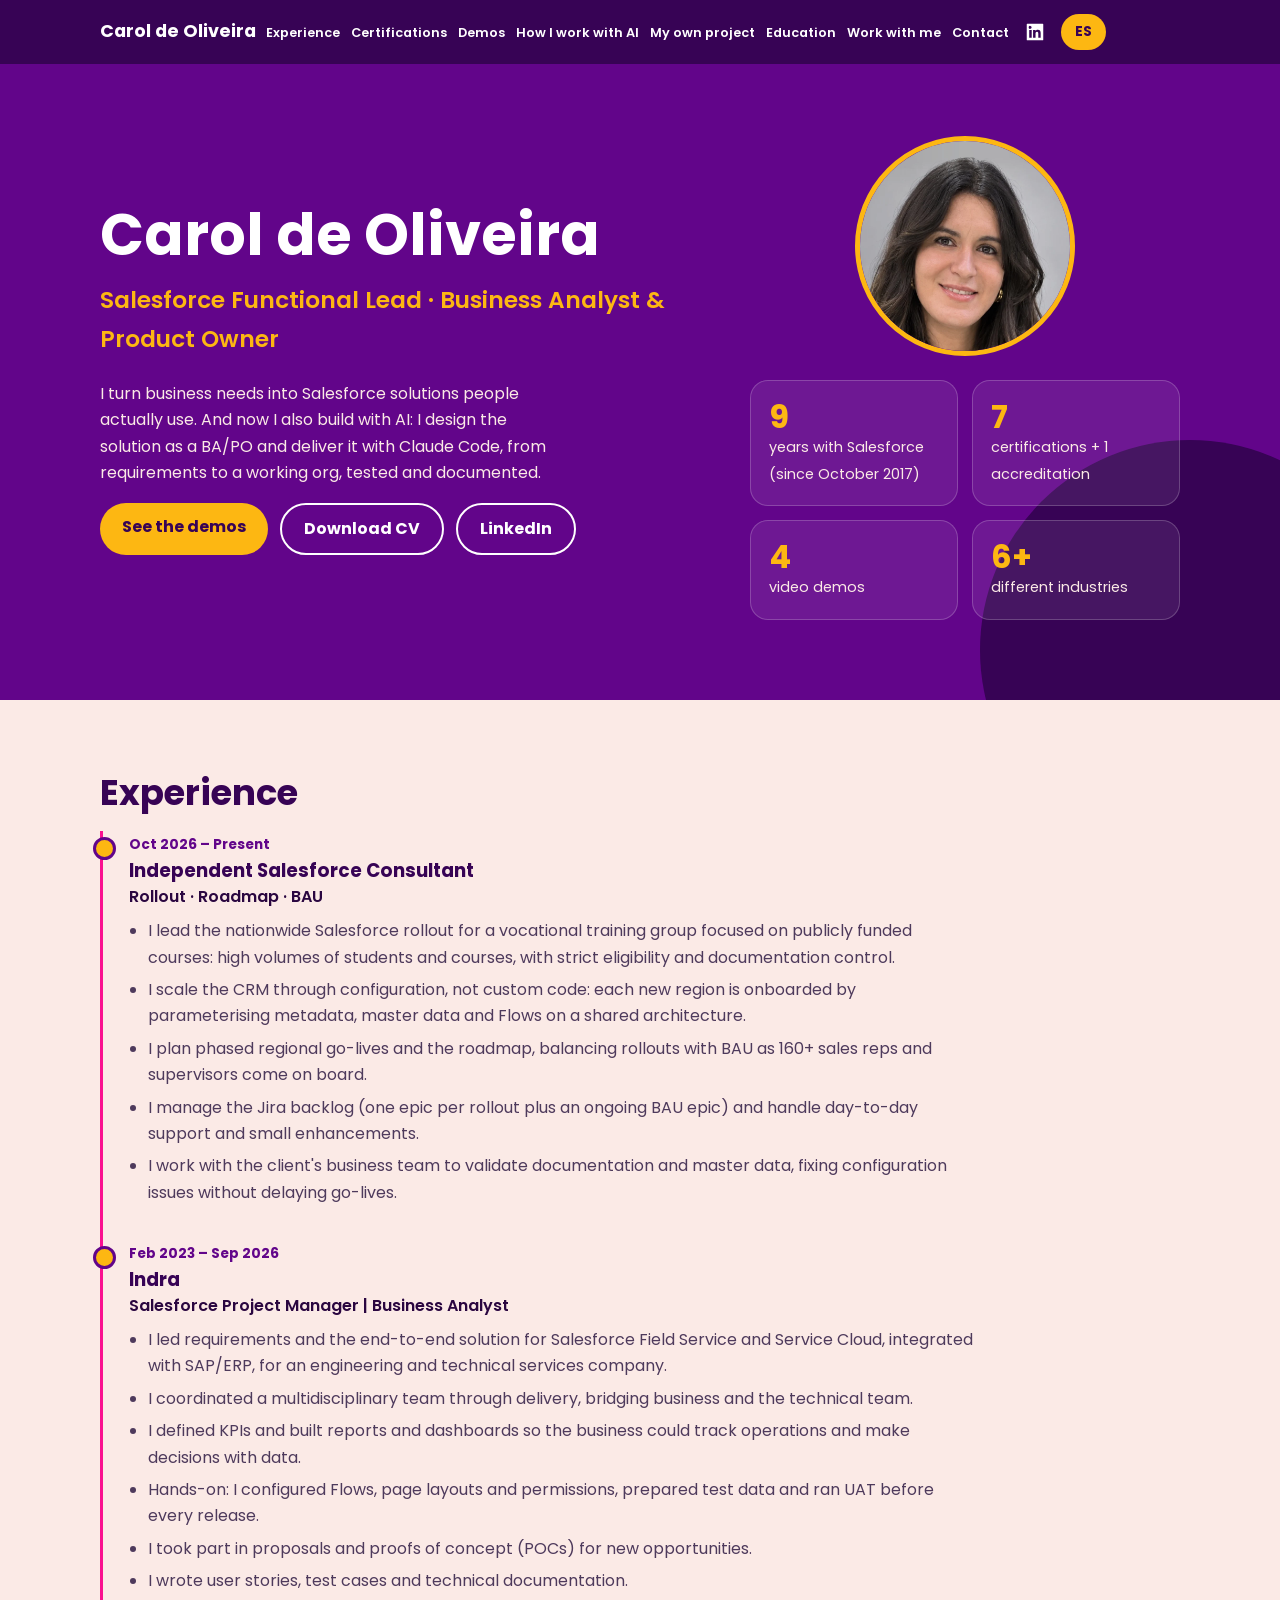
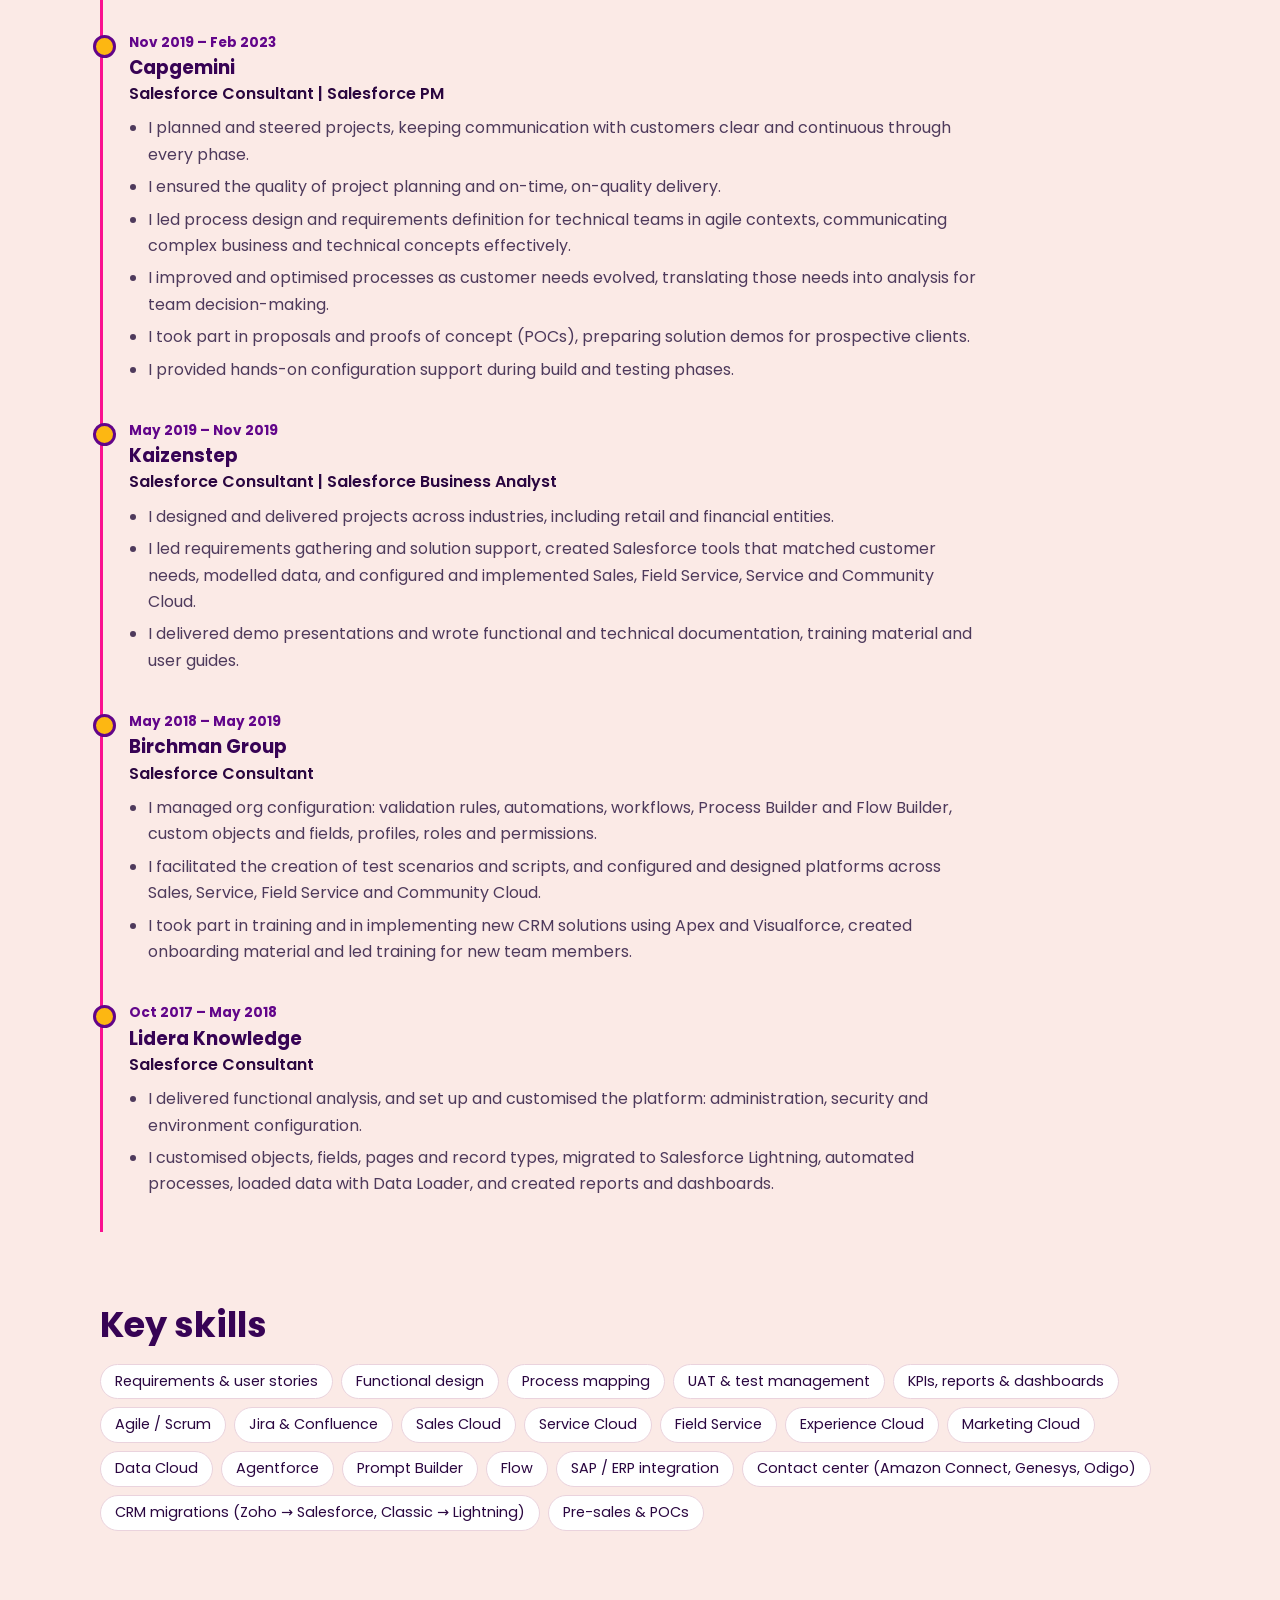
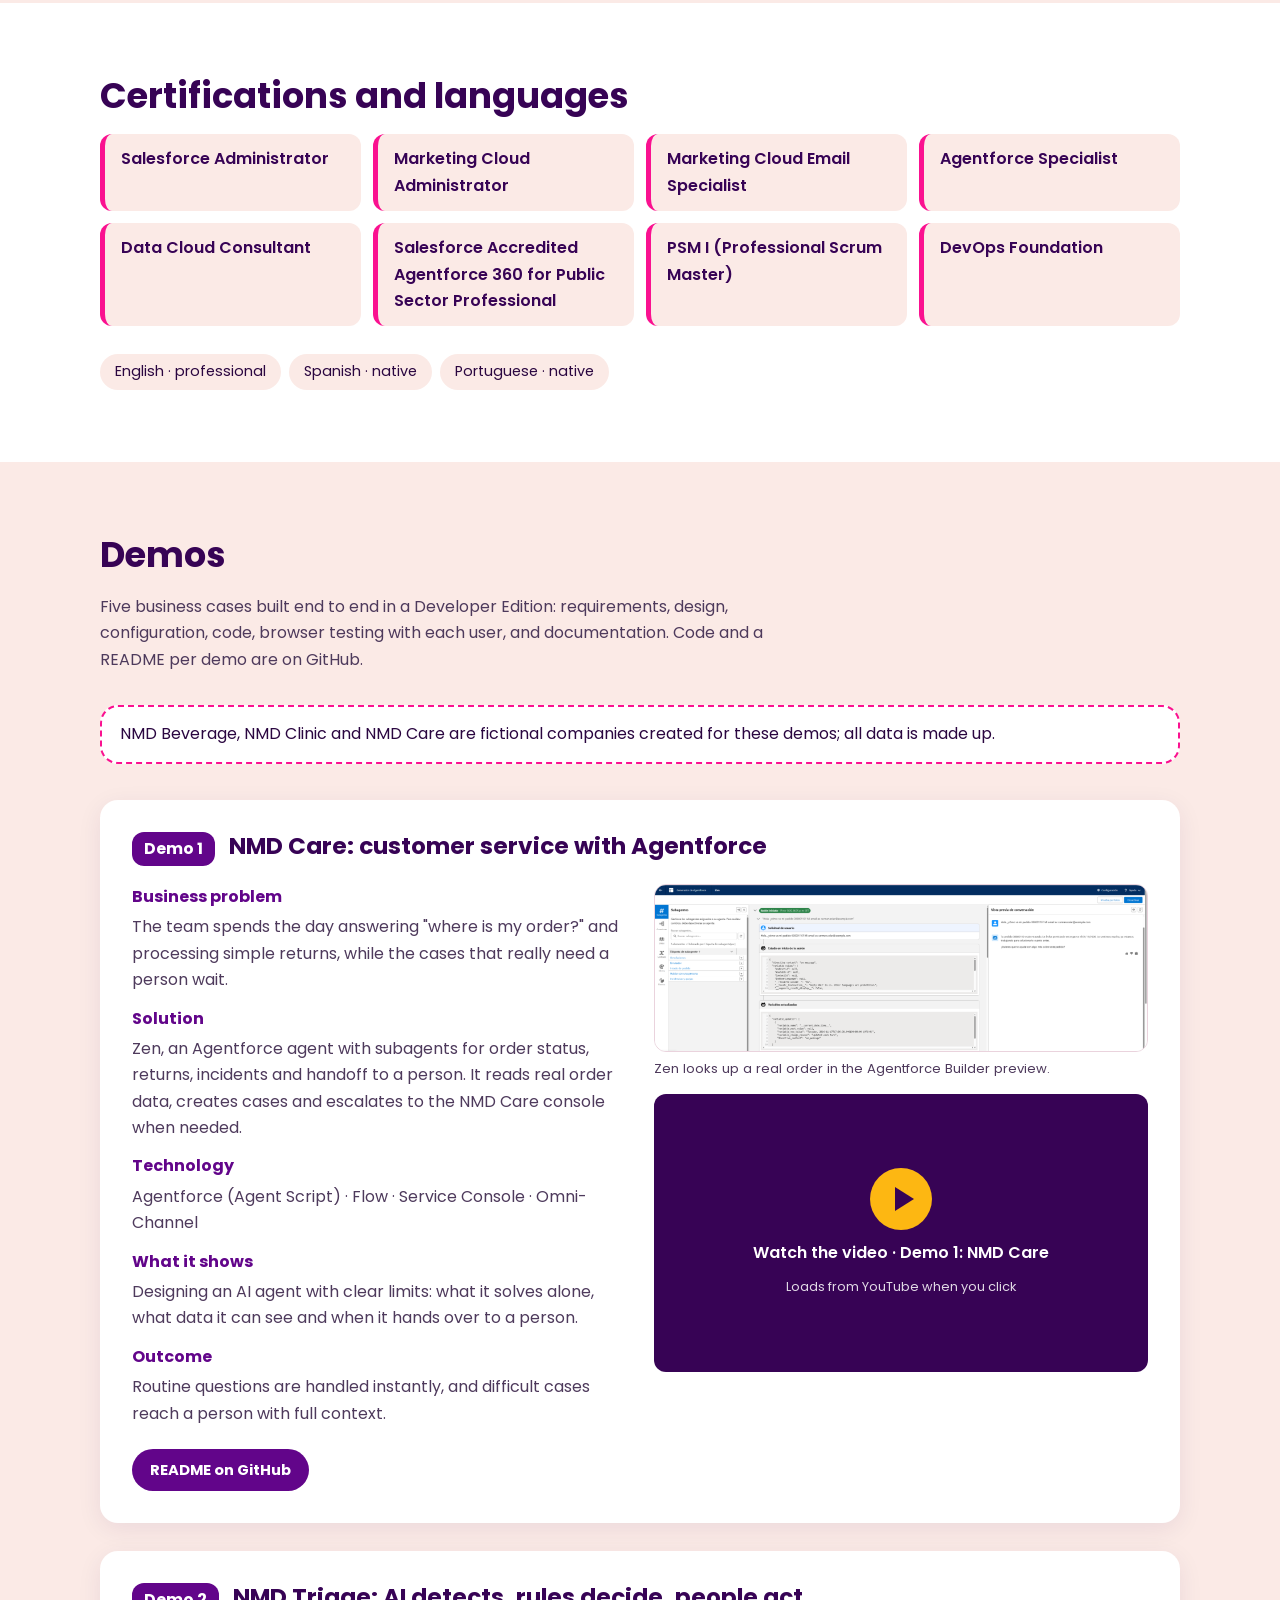
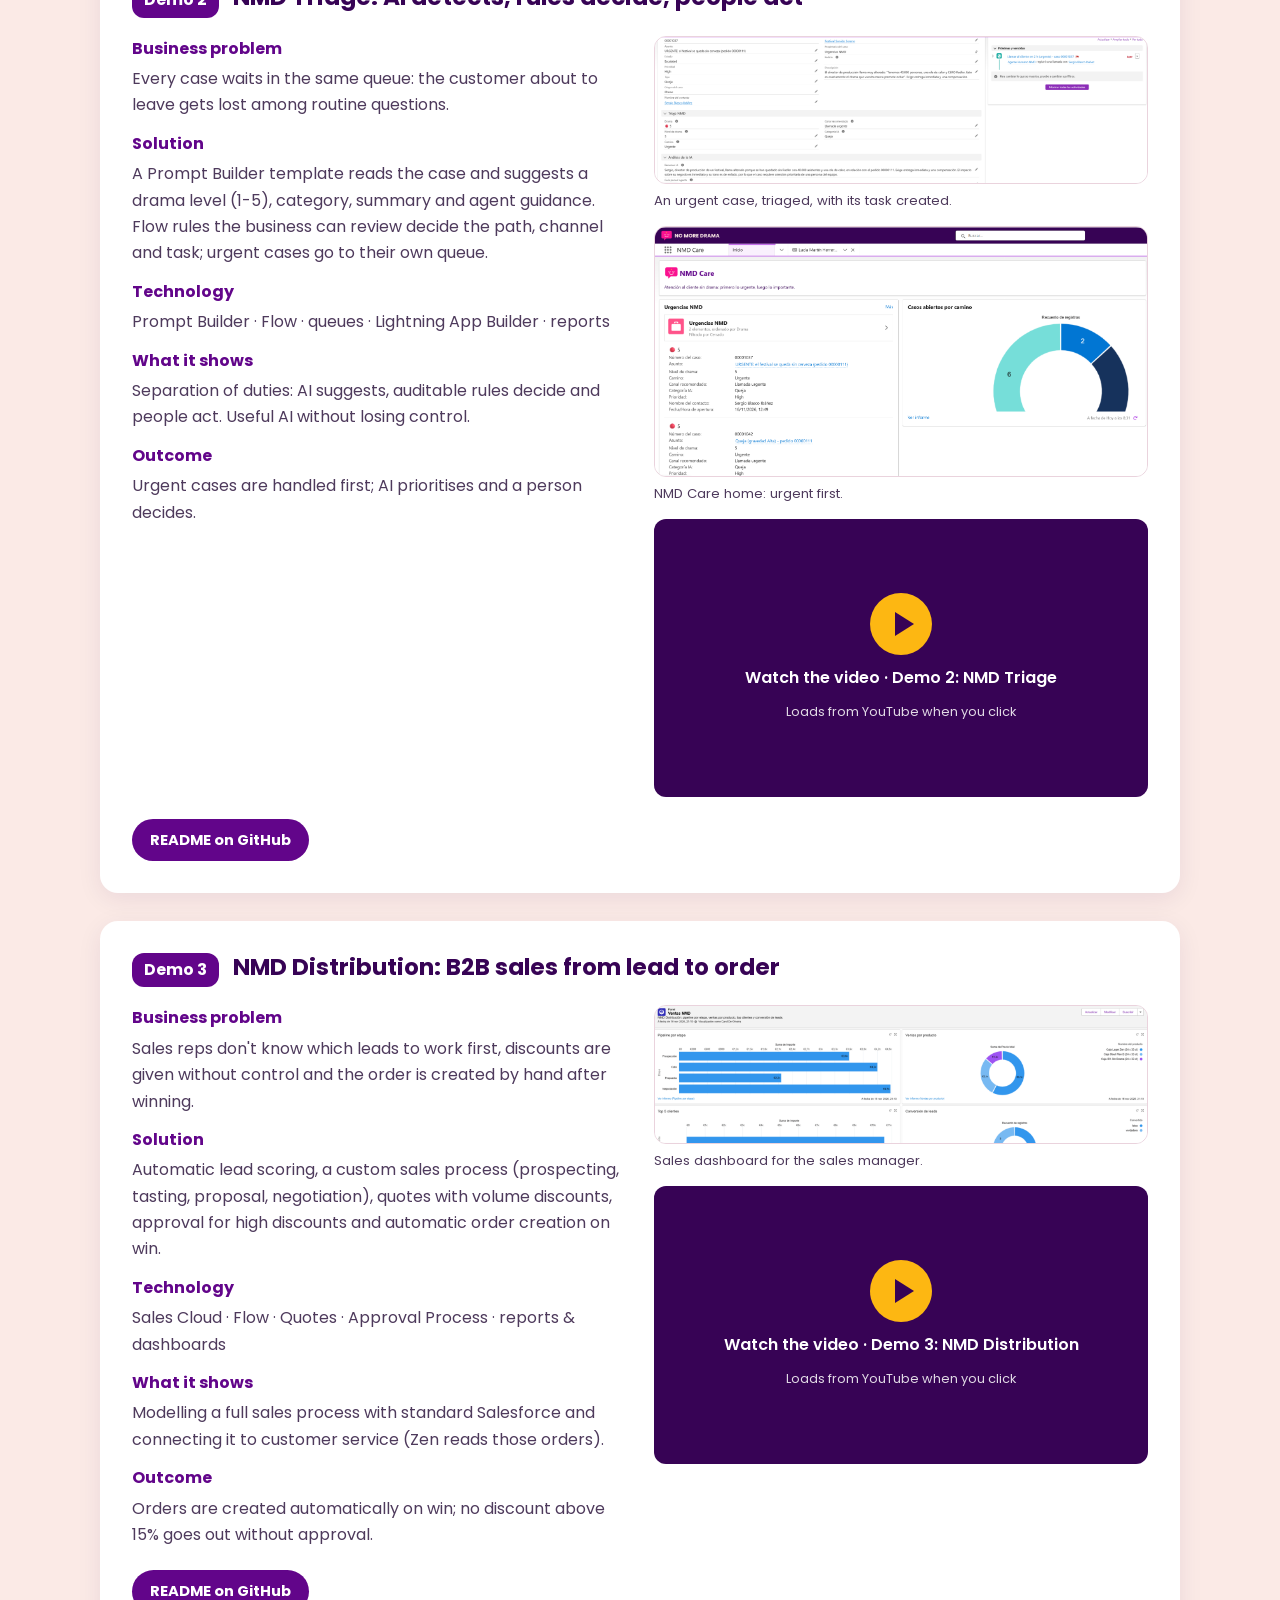
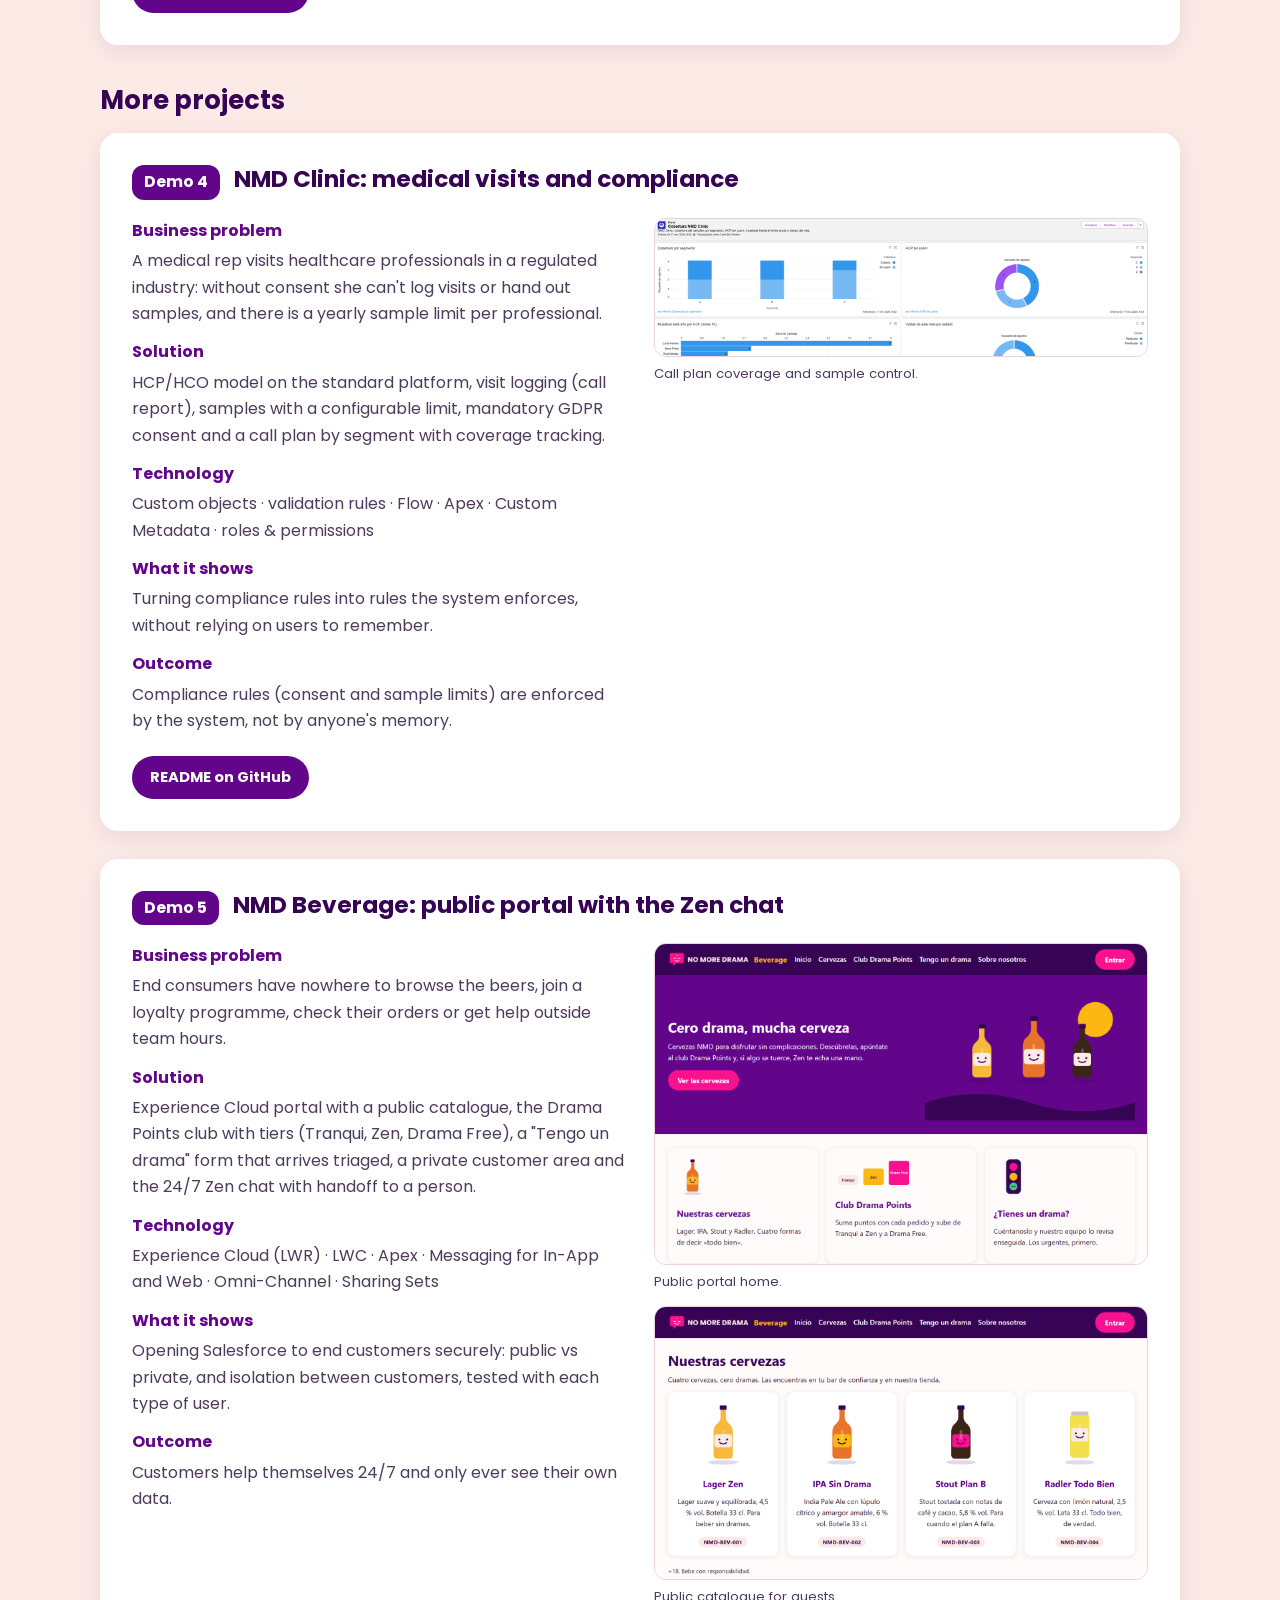
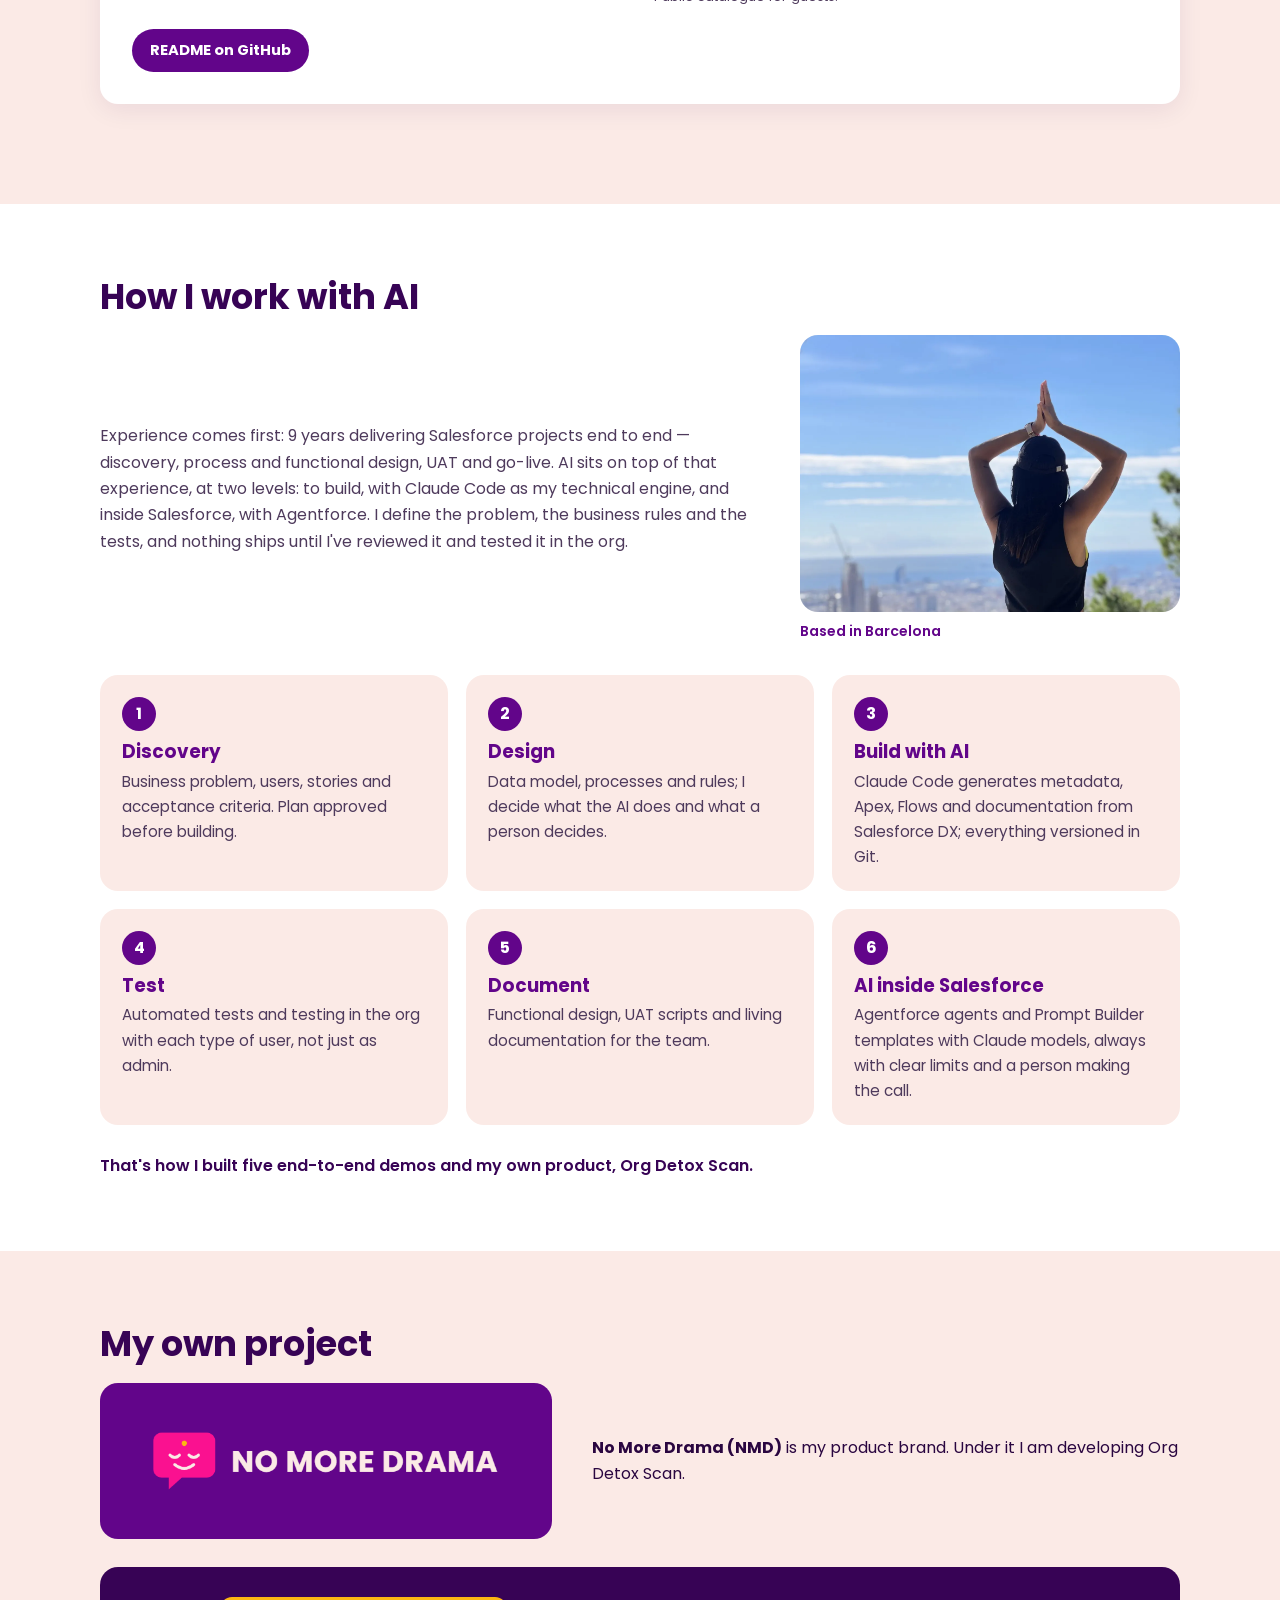
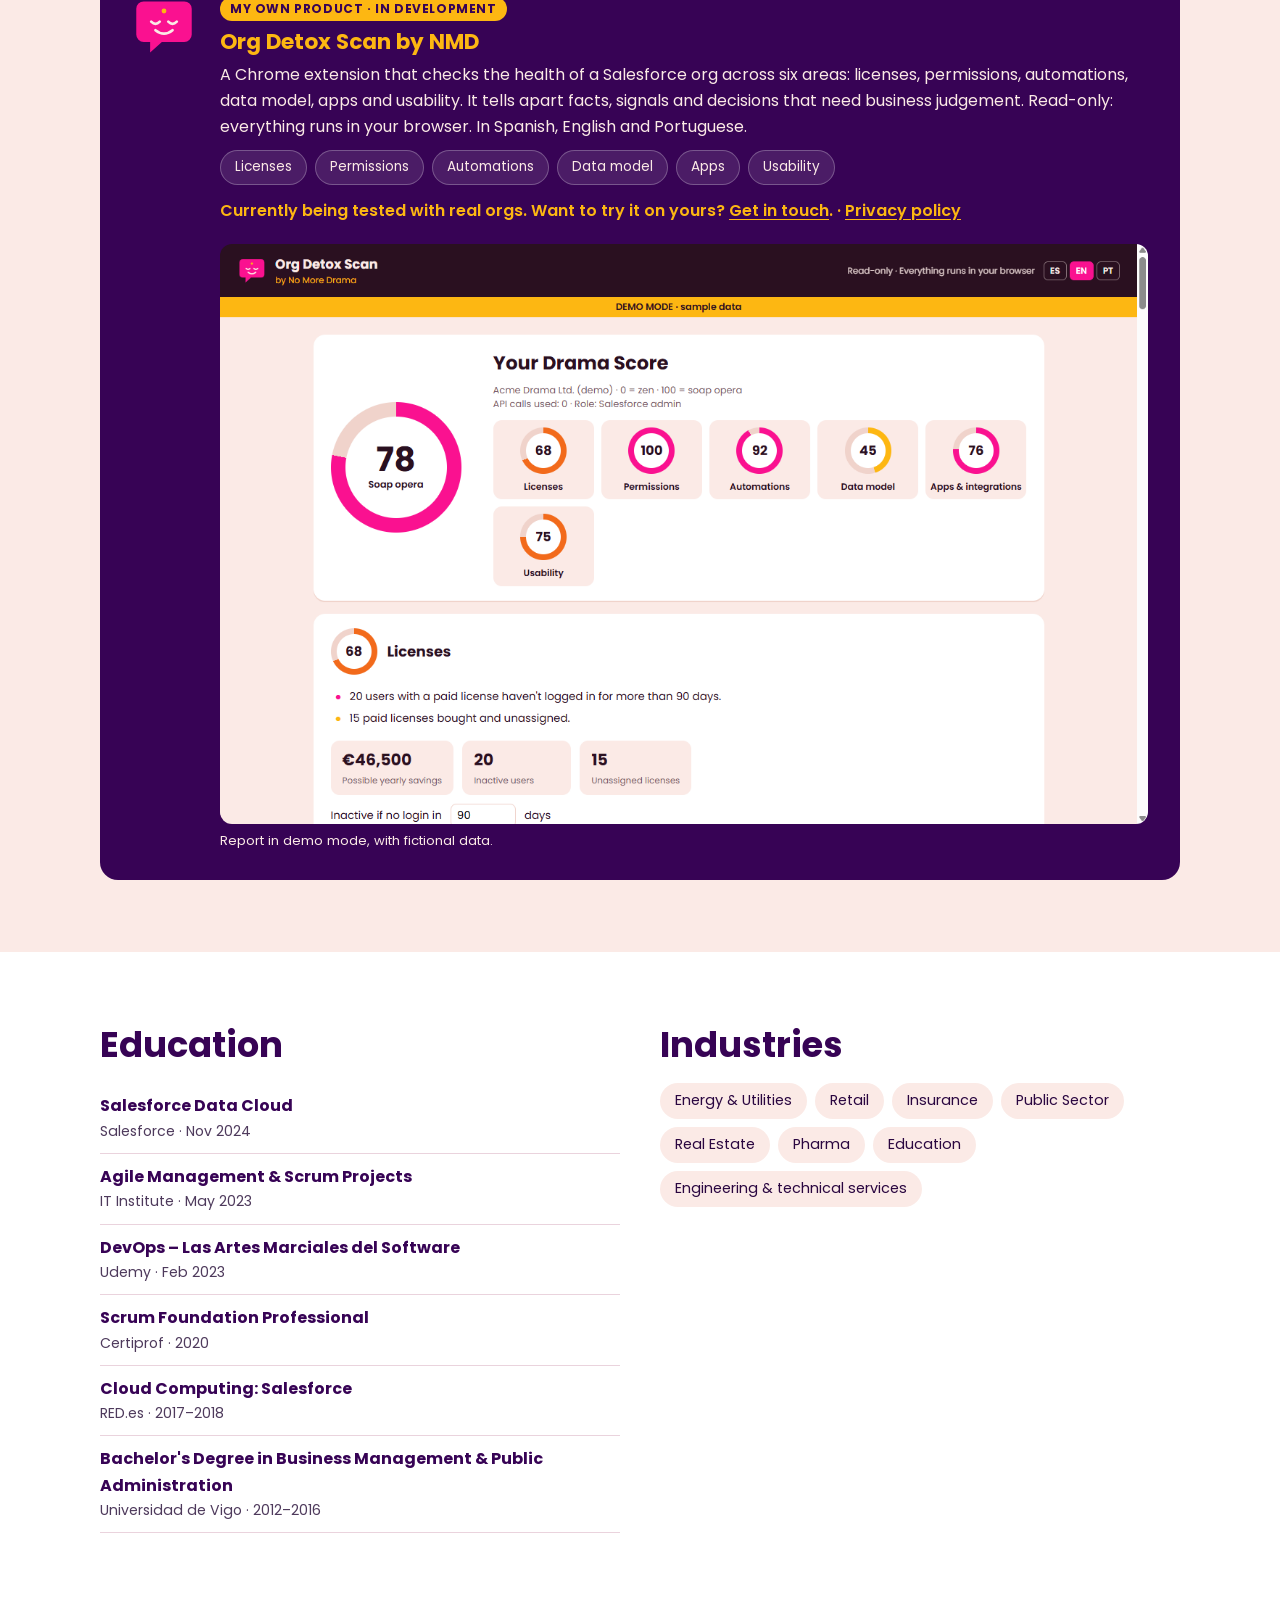
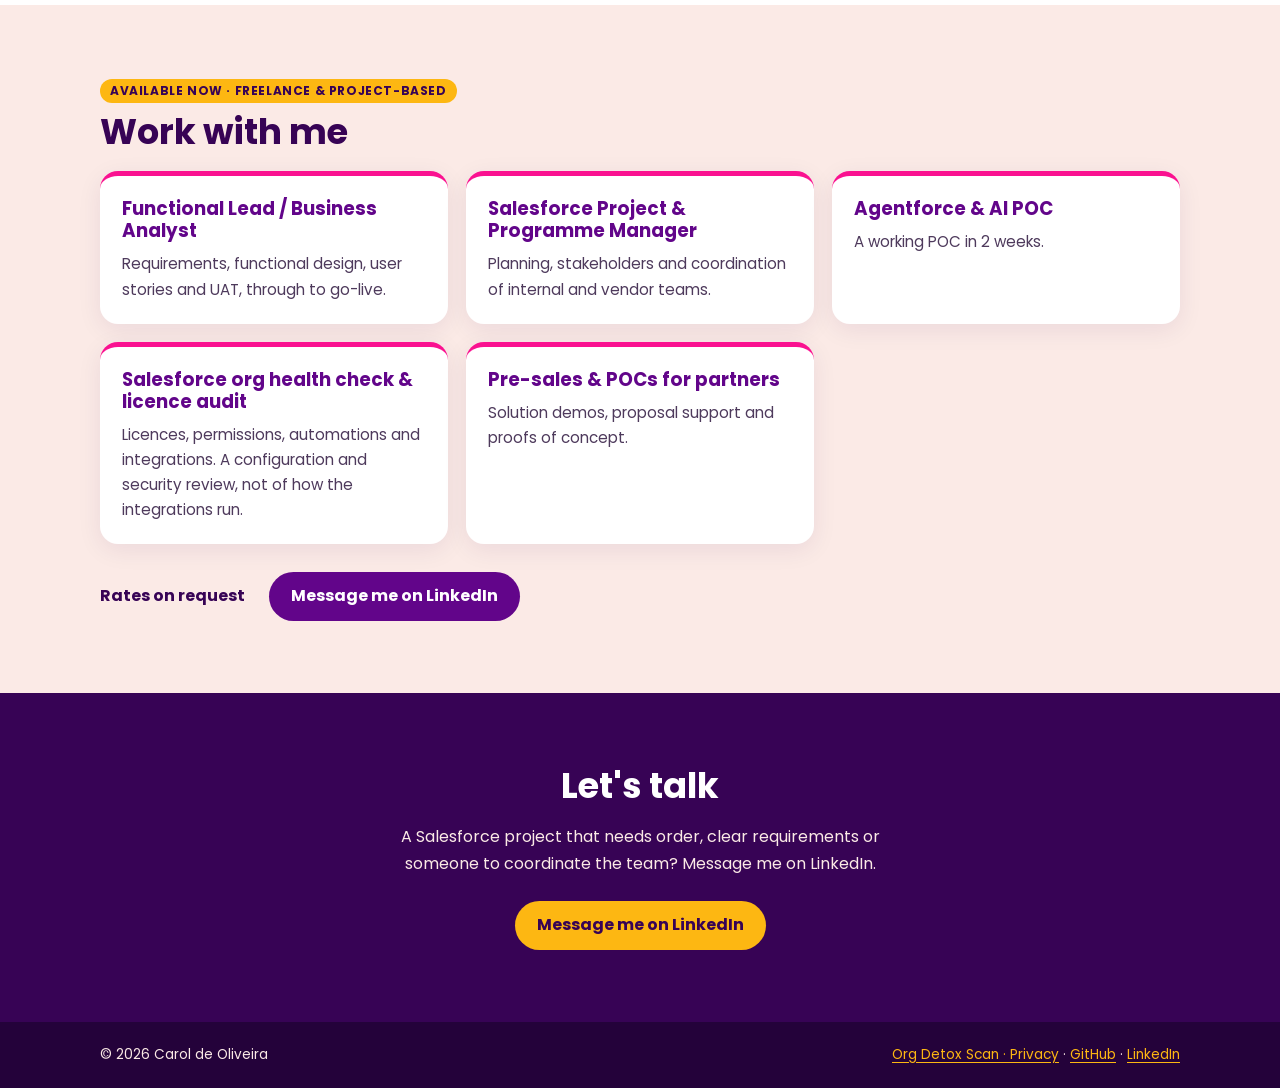
<file: index.html>
<!doctype html>
<html lang="en">
<head>
<meta charset="utf-8">
<meta name="viewport" content="width=device-width, initial-scale=1">
<title>Carol de Oliveira · Salesforce Functional Lead</title>
<meta name="description" content="Carol de Oliveira, Salesforce Functional Lead · Business Analyst &amp; Product Owner. 9 years with Salesforce, 7 certifications + 1 accreditation. I design as a BA/PO and build with AI: five end-to-end demos and my own product, made with Claude Code, Agentforce and Prompt Builder.">
<meta property="og:title" content="Carol de Oliveira · Salesforce Functional Lead · BA &amp; Product Owner">
<meta property="og:description" content="Salesforce solutions designed as a BA/PO and built with AI (Claude Code, Agentforce, Prompt Builder): experience, certifications, five end-to-end demos and my own product.">
<meta property="og:image" content="https://carolcdop-byte.github.io/assets/img/og-carol.png">
<meta name="theme-color" content="#370355">
<link rel="icon" href="assets/img/favicon-co.svg" type="image/svg+xml">
<link rel="preload" href="assets/fonts/Poppins-Regular.ttf" as="font" type="font/ttf" crossorigin>
<link rel="stylesheet" href="assets/css/styles.css?v=4">
</head>
<body>
<a class="saltar" href="#contenido"><span lang="es">Saltar al contenido</span><span lang="en">Skip to content</span></a>

<header class="cabecera">
  <div class="contenedor">
    <a class="nombre" href="#inicio">Carol de Oliveira</a>
    <button class="boton-menu" id="boton-menu" aria-expanded="false" aria-controls="menu"><span lang="es">Menú</span><span lang="en">Menu</span></button>
    <nav aria-label="Main">
      <ul class="menu" id="menu">
        <li><a href="#experiencia"><span lang="es">Experiencia</span><span lang="en">Experience</span></a></li>
        <li><a href="#certificaciones"><span lang="es">Certificaciones</span><span lang="en">Certifications</span></a></li>
        <li><a href="#demos">Demos</a></li>
        <li><a href="#ia"><span lang="es">Cómo trabajo con IA</span><span lang="en">How I work with AI</span></a></li>
        <li><a href="#proyecto"><span lang="es">Proyecto propio</span><span lang="en">My own project</span></a></li>
        <li><a href="#formacion"><span lang="es">Formación</span><span lang="en">Education</span></a></li>
        <li><a href="#work-with-me"><span lang="es">Trabaja conmigo</span><span lang="en">Work with me</span></a></li>
        <li><a href="#contacto"><span lang="es">Contacto</span><span lang="en">Contact</span></a></li>
      </ul>
    </nav>
    <a class="icono-linkedin" data-linkedin href="https://www.linkedin.com/in/carol-o-/" rel="noopener" aria-label="LinkedIn"><svg viewBox="0 0 24 24" width="22" height="22" aria-hidden="true"><path fill="currentColor" d="M20.4 3H3.6A.6.6 0 0 0 3 3.6v16.8a.6.6 0 0 0 .6.6h16.8a.6.6 0 0 0 .6-.6V3.6a.6.6 0 0 0-.6-.6ZM8.4 18.3H5.7V9.7h2.7v8.6ZM7.1 8.5a1.6 1.6 0 1 1 0-3.1 1.6 1.6 0 0 1 0 3.1Zm11.2 9.8h-2.7v-4.2c0-1 0-2.3-1.4-2.3s-1.6 1.1-1.6 2.2v4.3H9.9V9.7h2.6v1.2c.4-.7 1.2-1.4 2.5-1.4 2.7 0 3.2 1.8 3.2 4.1v4.7Z"/></svg></a>
    <button class="boton-idioma" id="idioma" aria-label="Cambiar a español">ES</button>
  </div>
</header>

<main id="contenido">

<!-- INICIO -->
<section class="portada" id="inicio">
  <div class="contenedor">
    <picture class="retrato">
      <source srcset="assets/img/carol-profile.webp" type="image/webp">
      <img src="assets/img/carol-profile.jpg" width="800" height="800" alt="Carol de Oliveira" fetchpriority="high">
    </picture>
    <div class="portada-texto">
      <h1>Carol de Oliveira</h1>
      <p class="rol">Salesforce Functional Lead · Business Analyst &amp; Product Owner</p>
      <p lang="es">Traduzco necesidades de negocio en soluciones Salesforce que la gente usa. Y ahora también construyo con IA: diseño la solución como BA/PO y la levanto con Claude Code, desde los requisitos hasta la org, probada y documentada.</p>
      <p lang="en">I turn business needs into Salesforce solutions people actually use. And now I also build with AI: I design the solution as a BA/PO and deliver it with Claude Code, from requirements to a working org, tested and documented.</p>
      <div class="acciones">
        <a class="boton boton-amarillo" href="#demos"><span lang="es">Ver las demos</span><span lang="en">See the demos</span></a>
        <a class="boton boton-borde" lang="es" href="assets/cv/Carol-de-Oliveira-CV-ES.pdf" download>Descargar CV</a>
        <a class="boton boton-borde" lang="en" href="assets/cv/Carol-de-Oliveira-CV-EN.pdf" download>Download CV</a>
        <a class="boton boton-borde" data-linkedin href="https://www.linkedin.com/in/carol-o-/" rel="noopener">LinkedIn</a>
      </div>
    </div>
    <div class="cifras">
      <div class="cifra"><strong>9</strong><span lang="es">años con Salesforce (desde octubre de 2017)</span><span lang="en">years with Salesforce (since October 2017)</span></div>
      <div class="cifra"><strong>7</strong><span lang="es">certificaciones + 1 acreditación</span><span lang="en">certifications + 1 accreditation</span></div>
      <div class="cifra"><strong>4</strong><span lang="es">demos en vídeo</span><span lang="en">video demos</span></div>
      <div class="cifra"><strong>6+</strong><span lang="es">sectores distintos</span><span lang="en">different industries</span></div>
    </div>
  </div>
</section>

<!-- EXPERIENCIA -->
<section id="experiencia">
  <div class="contenedor">
    <h2><span lang="es">Experiencia</span><span lang="en">Experience</span></h2>
    <ol class="linea">
      <li>
        <span class="fecha"><span lang="es">Oct 2026 – actualidad</span><span lang="en">Oct 2026 – Present</span></span>
        <h3><span lang="es">Consultora Salesforce independiente</span><span lang="en">Independent Salesforce Consultant</span></h3>
        <p class="puesto"><span lang="es">Rollout · Roadmap · Mantenimiento</span><span lang="en">Rollout · Roadmap · BAU</span></p>
        <ul class="tareas">
          <li><span lang="es">Lidero el despliegue nacional de Salesforce para un grupo de formación profesional centrado en formación subvencionada por la administración pública: alto volumen de alumnos y cursos, con control estricto de elegibilidad y documentación.</span><span lang="en">I lead the nationwide Salesforce rollout for a vocational training group focused on publicly funded courses: high volumes of students and courses, with strict eligibility and documentation control.</span></li>
          <li><span lang="es">Escalo el CRM por configuración, sin código a medida: cada nueva región se incorpora parametrizando metadatos, datos maestros y Flows sobre una arquitectura común.</span><span lang="en">I scale the CRM through configuration, not custom code: each new region is onboarded by parameterising metadata, master data and Flows on a shared architecture.</span></li>
          <li><span lang="es">Planifico los despliegues por fases regionales y el roadmap, equilibrando los rollouts con el día a día a medida que se incorporan más de 160 comerciales y supervisores.</span><span lang="en">I plan phased regional go-lives and the roadmap, balancing rollouts with BAU as 160+ sales reps and supervisors come on board.</span></li>
          <li><span lang="es">Gestiono el backlog en Jira (una épica por despliegue y otra continua de mantenimiento) y llevo el soporte diario y los pequeños evolutivos.</span><span lang="en">I manage the Jira backlog (one epic per rollout plus an ongoing BAU epic) and handle day-to-day support and small enhancements.</span></li>
          <li><span lang="es">Coordino con el equipo de negocio del cliente la validación de documentación y datos maestros, y resuelvo incidencias de configuración sin retrasar las entregas.</span><span lang="en">I work with the client's business team to validate documentation and master data, fixing configuration issues without delaying go-lives.</span></li>
        </ul>
      </li>
      <li>
        <span class="fecha"><span lang="es">Feb 2023 – sep 2026</span><span lang="en">Feb 2023 – Sep 2026</span></span>
        <h3>Indra</h3>
        <p class="puesto">Salesforce Project Manager | Business Analyst</p>
        <ul class="tareas">
          <li><span lang="es">Lideré la toma de requisitos y la solución de principio a fin de Salesforce Field Service y Service Cloud, integrados con SAP/ERP, para una empresa de ingeniería y servicios técnicos.</span><span lang="en">I led requirements and the end-to-end solution for Salesforce Field Service and Service Cloud, integrated with SAP/ERP, for an engineering and technical services company.</span></li>
          <li><span lang="es">Coordiné un equipo multidisciplinar hasta la entrega, como enlace entre negocio y equipo técnico.</span><span lang="en">I coordinated a multidisciplinary team through delivery, bridging business and the technical team.</span></li>
          <li><span lang="es">Definí KPIs y construí informes y paneles para que el negocio siguiera la operación y decidiera con datos.</span><span lang="en">I defined KPIs and built reports and dashboards so the business could track operations and make decisions with data.</span></li>
          <li><span lang="es">Hands-on: configuré Flows, formatos de página y permisos, preparé datos de prueba y ejecuté la UAT antes de cada entrega.</span><span lang="en">Hands-on: I configured Flows, page layouts and permissions, prepared test data and ran UAT before every release.</span></li>
          <li><span lang="es">Participé en ofertas y pruebas de concepto (POCs) para nuevas oportunidades.</span><span lang="en">I took part in proposals and proofs of concept (POCs) for new opportunities.</span></li>
          <li><span lang="es">Redacté historias de usuario, casos de prueba y documentación técnica.</span><span lang="en">I wrote user stories, test cases and technical documentation.</span></li>
        </ul>
      </li>
      <li>
        <span class="fecha"><span lang="es">Nov 2019 – feb 2023</span><span lang="en">Nov 2019 – Feb 2023</span></span>
        <h3>Capgemini</h3>
        <p class="puesto">Salesforce Consultant | Salesforce PM</p>
        <ul class="tareas">
          <li><span lang="es">Planifiqué y dirigí proyectos, con una comunicación clara y continua con los clientes en todas las fases.</span><span lang="en">I planned and steered projects, keeping communication with customers clear and continuous through every phase.</span></li>
          <li><span lang="es">Velé por la calidad de la planificación y por entregar a tiempo y con calidad.</span><span lang="en">I ensured the quality of project planning and on-time, on-quality delivery.</span></li>
          <li><span lang="es">Lideré el diseño de procesos y la definición de requisitos para equipos técnicos en entornos ágiles, explicando con claridad conceptos complejos de negocio y de tecnología.</span><span lang="en">I led process design and requirements definition for technical teams in agile contexts, communicating complex business and technical concepts effectively.</span></li>
          <li><span lang="es">Mejoré y optimicé procesos según evolucionaban las necesidades de los clientes, y las traduje en análisis para la toma de decisiones del equipo.</span><span lang="en">I improved and optimised processes as customer needs evolved, translating those needs into analysis for team decision-making.</span></li>
          <li><span lang="es">Participé en ofertas y pruebas de concepto (POCs), preparando demos de la solución para clientes potenciales.</span><span lang="en">I took part in proposals and proofs of concept (POCs), preparing solution demos for prospective clients.</span></li>
          <li><span lang="es">Di apoyo hands-on en configuración durante las fases de construcción y pruebas.</span><span lang="en">I provided hands-on configuration support during build and testing phases.</span></li>
        </ul>
      </li>
      <li>
        <span class="fecha"><span lang="es">May 2019 – nov 2019</span><span lang="en">May 2019 – Nov 2019</span></span>
        <h3>Kaizenstep</h3>
        <p class="puesto">Salesforce Consultant | Salesforce Business Analyst</p>
        <ul class="tareas">
          <li><span lang="es">Diseñé y entregué proyectos en distintos sectores, entre ellos retail y entidades financieras.</span><span lang="en">I designed and delivered projects across industries, including retail and financial entities.</span></li>
          <li><span lang="es">Lideré la toma de requisitos y el soporte a la solución, creé herramientas Salesforce a la medida de cada cliente, modelé datos y configuré e implementé Sales, Field Service, Service y Community Cloud.</span><span lang="en">I led requirements gathering and solution support, created Salesforce tools that matched customer needs, modelled data, and configured and implemented Sales, Field Service, Service and Community Cloud.</span></li>
          <li><span lang="es">Presenté demos y redacté documentación funcional y técnica, material de formación y guías de usuario.</span><span lang="en">I delivered demo presentations and wrote functional and technical documentation, training material and user guides.</span></li>
        </ul>
      </li>
      <li>
        <span class="fecha"><span lang="es">May 2018 – may 2019</span><span lang="en">May 2018 – May 2019</span></span>
        <h3>Birchman Group</h3>
        <p class="puesto">Salesforce Consultant</p>
        <ul class="tareas">
          <li><span lang="es">Gestioné la configuración de la org: reglas de validación, automatizaciones, workflows, Process Builder y Flow Builder, objetos y campos personalizados, perfiles, roles y permisos.</span><span lang="en">I managed org configuration: validation rules, automations, workflows, Process Builder and Flow Builder, custom objects and fields, profiles, roles and permissions.</span></li>
          <li><span lang="es">Facilité la creación de escenarios y scripts de prueba, y configuré y diseñé plataformas en Sales, Service, Field Service y Community Cloud.</span><span lang="en">I facilitated the creation of test scenarios and scripts, and configured and designed platforms across Sales, Service, Field Service and Community Cloud.</span></li>
          <li><span lang="es">Participé en la formación y la implantación de nuevas soluciones CRM con Apex y Visualforce, creé material de onboarding y formé a las nuevas incorporaciones.</span><span lang="en">I took part in training and in implementing new CRM solutions using Apex and Visualforce, created onboarding material and led training for new team members.</span></li>
        </ul>
      </li>
      <li>
        <span class="fecha"><span lang="es">Oct 2017 – may 2018</span><span lang="en">Oct 2017 – May 2018</span></span>
        <h3>Lidera Knowledge</h3>
        <p class="puesto">Salesforce Consultant</p>
        <ul class="tareas">
          <li><span lang="es">Realicé análisis funcional, y configuré y personalicé la plataforma: administración, seguridad y entornos.</span><span lang="en">I delivered functional analysis, and set up and customised the platform: administration, security and environment configuration.</span></li>
          <li><span lang="es">Personalicé objetos, campos, páginas y tipos de registro, migré a Salesforce Lightning, automaticé procesos, cargué datos con Data Loader y creé informes y paneles.</span><span lang="en">I customised objects, fields, pages and record types, migrated to Salesforce Lightning, automated processes, loaded data with Data Loader, and created reports and dashboards.</span></li>
        </ul>
      </li>
    </ol>
  </div>
</section>

<!-- COMPETENCIAS CLAVE -->
<section class="franja" id="competencias">
  <div class="contenedor">
    <h2><span lang="es">Competencias clave</span><span lang="en">Key skills</span></h2>
    <ul class="chips">
      <li><span lang="es">Requisitos e historias de usuario</span><span lang="en">Requirements &amp; user stories</span></li>
      <li><span lang="es">Diseño funcional</span><span lang="en">Functional design</span></li>
      <li><span lang="es">Mapeo de procesos</span><span lang="en">Process mapping</span></li>
      <li><span lang="es">UAT y gestión de pruebas</span><span lang="en">UAT &amp; test management</span></li>
      <li><span lang="es">KPIs, informes y paneles</span><span lang="en">KPIs, reports &amp; dashboards</span></li>
      <li>Agile / Scrum</li>
      <li>Jira &amp; Confluence</li>
      <li>Sales Cloud</li>
      <li>Service Cloud</li>
      <li>Field Service</li>
      <li>Experience Cloud</li>
      <li>Marketing Cloud</li>
      <li>Data Cloud</li>
      <li>Agentforce</li>
      <li>Prompt Builder</li>
      <li>Flow</li>
      <li><span lang="es">Integración SAP / ERP</span><span lang="en">SAP / ERP integration</span></li>
      <li>Contact center (Amazon Connect, Genesys, Odigo)</li>
      <li><span lang="es">Migraciones de CRM (Zoho → Salesforce, Classic → Lightning)</span><span lang="en">CRM migrations (Zoho → Salesforce, Classic → Lightning)</span></li>
      <li><span lang="es">Preventa y POCs</span><span lang="en">Pre-sales &amp; POCs</span></li>
    </ul>
  </div>
</section>

<!-- CERTIFICACIONES -->
<section class="seccion-blanca" id="certificaciones">
  <div class="contenedor">
    <h2><span lang="es">Certificaciones e idiomas</span><span lang="en">Certifications and languages</span></h2>
    <ul class="certs">
      <li>Salesforce Administrator</li>
      <li>Marketing Cloud Administrator</li>
      <li>Marketing Cloud Email Specialist</li>
      <li>Agentforce Specialist</li>
      <li>Data Cloud Consultant</li>
      <li>Salesforce Accredited Agentforce 360 for Public Sector Professional</li>
      <li>PSM I (Professional Scrum Master)</li>
      <li>DevOps Foundation</li>
    </ul>
    <ul class="chips">
      <li><span lang="es">Inglés · profesional</span><span lang="en">English · professional</span></li>
      <li><span lang="es">Español · nativo</span><span lang="en">Spanish · native</span></li>
      <li><span lang="es">Portugués · nativo</span><span lang="en">Portuguese · native</span></li>
    </ul>
  </div>
</section>

<!-- DEMOS -->
<section id="demos">
  <div class="contenedor">
    <h2>Demos</h2>
    <p class="intro" lang="es">Cinco casos de negocio construidos de principio a fin en una Developer Edition: requisitos, diseño, configuración, código, pruebas en el navegador con cada usuario y documentación. El código y un README por demo están en GitHub.</p>
    <p class="intro" lang="en">Five business cases built end to end in a Developer Edition: requirements, design, configuration, code, browser testing with each user, and documentation. Code and a README per demo are on GitHub.</p>
    <p class="aviso" lang="es">NMD Beverage, NMD Clinic y NMD Care son empresas ficticias creadas para estas demos; todos los datos son inventados.</p>
    <p class="aviso" lang="en">NMD Beverage, NMD Clinic and NMD Care are fictional companies created for these demos; all data is made up.</p>

    <!-- Demo 1 -->
    <article class="demo" id="demo-1">
      <div class="demo-cabecera"><span class="demo-num">Demo 1</span><h3><span lang="es">NMD Care: atención al cliente con Agentforce</span><span lang="en">NMD Care: customer service with Agentforce</span></h3></div>
      <div class="demo-grid">
        <dl>
          <dt><span lang="es">Problema de negocio</span><span lang="en">Business problem</span></dt>
          <dd lang="es">El equipo dedica el día a responder «¿dónde está mi pedido?» y a tramitar devoluciones sencillas, y los casos que de verdad necesitan a una persona esperan.</dd>
          <dd lang="en">The team spends the day answering "where is my order?" and processing simple returns, while the cases that really need a person wait.</dd>
          <dt><span lang="es">Solución</span><span lang="en">Solution</span></dt>
          <dd lang="es">Zen, un agente de Agentforce con subagentes para estado de pedido, devoluciones, incidencias y paso a una persona. Consulta datos reales del pedido, crea casos y escala a la consola NMD Care cuando toca.</dd>
          <dd lang="en">Zen, an Agentforce agent with subagents for order status, returns, incidents and handoff to a person. It reads real order data, creates cases and escalates to the NMD Care console when needed.</dd>
          <dt><span lang="es">Tecnología</span><span lang="en">Technology</span></dt>
          <dd>Agentforce (Agent Script) · Flow · Service Console · Omni-Channel</dd>
          <dt><span lang="es">Qué demuestra</span><span lang="en">What it shows</span></dt>
          <dd lang="es">Diseñar un agente de IA con límites claros: qué resuelve solo, qué datos puede ver y cuándo pasa a una persona.</dd>
          <dd lang="en">Designing an AI agent with clear limits: what it solves alone, what data it can see and when it hands over to a person.</dd>
          <dt><span lang="es">Resultado</span><span lang="en">Outcome</span></dt>
          <dd lang="es">Las consultas habituales se atienden al momento, y los casos difíciles llegan a una persona con contexto.</dd>
          <dd lang="en">Routine questions are handled instantly, and difficult cases reach a person with full context.</dd>
        </dl>
        <div class="capturas">
          <figure>
            <img src="assets/img/demo1-zen-builder.png" width="1568" height="530" loading="lazy"
              data-alt-es="Agentforce Builder con el agente Zen: lista de subagentes, traza del razonamiento y vista previa en la que Zen responde que el pedido 00000110 va con retraso."
              data-alt-en="Agentforce Builder with the Zen agent: subagent list, reasoning trace and preview where Zen replies that order 00000110 is delayed."
              alt="Agentforce Builder with the Zen agent: subagent list, reasoning trace and preview where Zen replies that order 00000110 is delayed.">
            <figcaption><span lang="es">Zen consulta un pedido real en la vista previa de Agentforce Builder.</span><span lang="en">Zen looks up a real order in the Agentforce Builder preview.</span></figcaption>
          </figure>
          <div class="video" data-video="demo1" data-titulo-es="Demo 1: NMD Care" data-titulo-en="Demo 1: NMD Care" hidden></div>
        </div>
      </div>
      <div class="demo-pie"><a class="boton" href="https://github.com/carolcdop-byte/nmd-salesforce-demos/blob/main/docs/demo-1-nmd-care/README.md"><span lang="es">README en GitHub</span><span lang="en">README on GitHub</span></a></div>
    </article>

    <!-- Demo 2 -->
    <article class="demo" id="demo-2">
      <div class="demo-cabecera"><span class="demo-num">Demo 2</span><h3><span lang="es">Triaje NMD: la IA detecta, las reglas deciden, las personas actúan</span><span lang="en">NMD Triage: AI detects, rules decide, people act</span></h3></div>
      <div class="demo-grid">
        <dl>
          <dt><span lang="es">Problema de negocio</span><span lang="en">Business problem</span></dt>
          <dd lang="es">Todos los casos esperan en la misma cola: el cliente a punto de irse se pierde entre las consultas rutinarias.</dd>
          <dd lang="en">Every case waits in the same queue: the customer about to leave gets lost among routine questions.</dd>
          <dt><span lang="es">Solución</span><span lang="en">Solution</span></dt>
          <dd lang="es">Una plantilla de Prompt Builder lee el caso y propone nivel de drama (1-5), categoría, resumen y guía para el agente. Unas reglas en Flow, que el negocio puede revisar, deciden el camino, el canal y la tarea; los urgentes van a su cola.</dd>
          <dd lang="en">A Prompt Builder template reads the case and suggests a drama level (1-5), category, summary and agent guidance. Flow rules the business can review decide the path, channel and task; urgent cases go to their own queue.</dd>
          <dt><span lang="es">Tecnología</span><span lang="en">Technology</span></dt>
          <dd>Prompt Builder · Flow · <span lang="es">colas</span><span lang="en">queues</span> · Lightning App Builder · <span lang="es">informes</span><span lang="en">reports</span></dd>
          <dt><span lang="es">Qué demuestra</span><span lang="en">What it shows</span></dt>
          <dd lang="es">Separar responsabilidades: la IA propone, las reglas auditables deciden y las personas actúan. IA útil sin perder el control.</dd>
          <dd lang="en">Separation of duties: AI suggests, auditable rules decide and people act. Useful AI without losing control.</dd>
          <dt><span lang="es">Resultado</span><span lang="en">Outcome</span></dt>
          <dd lang="es">Lo urgente se atiende primero; la IA prioriza y una persona decide.</dd>
          <dd lang="en">Urgent cases are handled first; AI prioritises and a person decides.</dd>
        </dl>
        <div class="capturas">
          <figure>
            <img src="assets/img/demo2-caso-triaje.png" width="1568" height="468" loading="lazy"
              data-alt-es="Caso urgente en NMD Care con la sección Triaje NMD (drama 5, camino Urgente, canal llamada urgente), el resumen de la IA y la tarea de llamar en 2 horas."
              data-alt-en="Urgent case in NMD Care with the NMD Triage section (drama 5, Urgent path, urgent call channel), the AI summary and the task to call within 2 hours."
              alt="Urgent case in NMD Care with the NMD Triage section (drama 5, Urgent path, urgent call channel), the AI summary and the task to call within 2 hours.">
            <figcaption><span lang="es">Un caso urgente, triado y con la tarea creada.</span><span lang="en">An urgent case, triaged, with its task created.</span></figcaption>
          </figure>
          <figure>
            <img src="assets/img/demo2-inicio-care.png" width="1549" height="784" loading="lazy"
              data-alt-es="Página de inicio de NMD Care con la lista Urgencias NMD y el gráfico de casos abiertos por camino."
              data-alt-en="NMD Care home page with the NMD Urgent list and the open cases by path chart."
              alt="NMD Care home page with the NMD Urgent list and the open cases by path chart.">
            <figcaption><span lang="es">Inicio de NMD Care: primero lo urgente.</span><span lang="en">NMD Care home: urgent first.</span></figcaption>
          </figure>
          <div class="video" data-video="demo2" data-titulo-es="Demo 2: Triaje NMD" data-titulo-en="Demo 2: NMD Triage" hidden></div>
        </div>
      </div>
      <div class="demo-pie"><a class="boton" href="https://github.com/carolcdop-byte/nmd-salesforce-demos/blob/main/docs/demo-2-drama-detector/README.md"><span lang="es">README en GitHub</span><span lang="en">README on GitHub</span></a></div>
    </article>

    <!-- Demo 3 -->
    <article class="demo" id="demo-3">
      <div class="demo-cabecera"><span class="demo-num">Demo 3</span><h3><span lang="es">NMD Distribución: ventas B2B de lead a pedido</span><span lang="en">NMD Distribution: B2B sales from lead to order</span></h3></div>
      <div class="demo-grid">
        <dl>
          <dt><span lang="es">Problema de negocio</span><span lang="en">Business problem</span></dt>
          <dd lang="es">Los comerciales no saben qué leads atender primero, los descuentos se dan sin control y el pedido se crea a mano después de ganar.</dd>
          <dd lang="en">Sales reps don't know which leads to work first, discounts are given without control and the order is created by hand after winning.</dd>
          <dt><span lang="es">Solución</span><span lang="en">Solution</span></dt>
          <dd lang="es">Puntuación automática de leads, proceso de venta propio (prospección, cata, propuesta, negociación), presupuestos con descuento por volumen, aprobación de descuentos altos y creación automática del pedido al ganar.</dd>
          <dd lang="en">Automatic lead scoring, a custom sales process (prospecting, tasting, proposal, negotiation), quotes with volume discounts, approval for high discounts and automatic order creation on win.</dd>
          <dt><span lang="es">Tecnología</span><span lang="en">Technology</span></dt>
          <dd>Sales Cloud · Flow · <span lang="es">presupuestos</span><span lang="en">Quotes</span> · Approval Process · <span lang="es">informes y paneles</span><span lang="en">reports &amp; dashboards</span></dd>
          <dt><span lang="es">Qué demuestra</span><span lang="en">What it shows</span></dt>
          <dd lang="es">Modelar un proceso comercial completo con estándar de Salesforce y conectarlo con la atención al cliente (Zen consulta esos pedidos).</dd>
          <dd lang="en">Modelling a full sales process with standard Salesforce and connecting it to customer service (Zen reads those orders).</dd>
          <dt><span lang="es">Resultado</span><span lang="en">Outcome</span></dt>
          <dd lang="es">Al ganar, el pedido se crea solo; ningún descuento por encima del 15 % sale sin aprobación.</dd>
          <dd lang="en">Orders are created automatically on win; no discount above 15% goes out without approval.</dd>
        </dl>
        <div class="capturas">
          <figure>
            <img src="assets/img/demo3-panel-ventas.png" width="1568" height="436" loading="lazy"
              data-alt-es="Panel Ventas NMD con pipeline por etapa, ventas por producto, top 5 clientes y conversión de leads."
              data-alt-en="NMD Sales dashboard with pipeline by stage, sales by product, top 5 customers and lead conversion."
              alt="NMD Sales dashboard with pipeline by stage, sales by product, top 5 customers and lead conversion.">
            <figcaption><span lang="es">Panel de ventas para la jefa de ventas.</span><span lang="en">Sales dashboard for the sales manager.</span></figcaption>
          </figure>
          <div class="video" data-video="demo3" data-titulo-es="Demo 3: NMD Distribución" data-titulo-en="Demo 3: NMD Distribution" hidden></div>
        </div>
      </div>
      <div class="demo-pie"><a class="boton" href="https://github.com/carolcdop-byte/nmd-salesforce-demos/blob/main/docs/demo-3-nmd-distribucion/README.md"><span lang="es">README en GitHub</span><span lang="en">README on GitHub</span></a></div>
    </article>

    <h3 class="mas-proyectos"><span lang="es">Más proyectos</span><span lang="en">More projects</span></h3>

    <!-- Demo 4 -->
    <article class="demo" id="demo-4">
      <div class="demo-cabecera"><span class="demo-num">Demo 4</span><h3><span lang="es">NMD Clinic: visita médica y compliance</span><span lang="en">NMD Clinic: medical visits and compliance</span></h3></div>
      <div class="demo-grid">
        <dl>
          <dt><span lang="es">Problema de negocio</span><span lang="en">Business problem</span></dt>
          <dd lang="es">Una delegada visita a profesionales sanitarios en un sector regulado: sin consentimiento no puede registrar visitas ni entregar muestras, y hay un límite anual de muestras por profesional.</dd>
          <dd lang="en">A medical rep visits healthcare professionals in a regulated industry: without consent she can't log visits or hand out samples, and there is a yearly sample limit per professional.</dd>
          <dt><span lang="es">Solución</span><span lang="en">Solution</span></dt>
          <dd lang="es">Modelo HCP/HCO sobre la plataforma estándar, registro de visitas (call report), muestras con límite configurable, consentimiento RGPD obligatorio y call plan por segmento con su cobertura.</dd>
          <dd lang="en">HCP/HCO model on the standard platform, visit logging (call report), samples with a configurable limit, mandatory GDPR consent and a call plan by segment with coverage tracking.</dd>
          <dt><span lang="es">Tecnología</span><span lang="en">Technology</span></dt>
          <dd><span lang="es">Objetos personalizados</span><span lang="en">Custom objects</span> · <span lang="es">reglas de validación</span><span lang="en">validation rules</span> · Flow · Apex · Custom Metadata · <span lang="es">roles y permisos</span><span lang="en">roles &amp; permissions</span></dd>
          <dt><span lang="es">Qué demuestra</span><span lang="en">What it shows</span></dt>
          <dd lang="es">Traducir normas de compliance en reglas que el sistema hace cumplir, sin depender de que el usuario se acuerde.</dd>
          <dd lang="en">Turning compliance rules into rules the system enforces, without relying on users to remember.</dd>
          <dt><span lang="es">Resultado</span><span lang="en">Outcome</span></dt>
          <dd lang="es">Las normas de compliance (consentimiento y límite de muestras) las hace cumplir el sistema, no la memoria de nadie.</dd>
          <dd lang="en">Compliance rules (consent and sample limits) are enforced by the system, not by anyone's memory.</dd>
        </dl>
        <div class="capturas">
          <figure>
            <img src="assets/img/demo4-panel-cobertura.png" width="1568" height="436" loading="lazy"
              data-alt-es="Panel Cobertura NMD Clinic con cobertura por segmento, profesionales sin cubrir, muestras frente al límite anual y visitas del mes."
              data-alt-en="NMD Clinic Coverage dashboard with coverage by segment, uncovered professionals, samples against the yearly limit and visits this month."
              alt="NMD Clinic Coverage dashboard with coverage by segment, uncovered professionals, samples against the yearly limit and visits this month.">
            <figcaption><span lang="es">Cobertura del call plan y control de muestras.</span><span lang="en">Call plan coverage and sample control.</span></figcaption>
          </figure>
          <div class="video" data-video="demo4" data-titulo-es="Demo 4: NMD Clinic" data-titulo-en="Demo 4: NMD Clinic" hidden></div>
        </div>
      </div>
      <div class="demo-pie"><a class="boton" href="https://github.com/carolcdop-byte/nmd-salesforce-demos/blob/main/docs/demo-4-nmd-clinic/README.md"><span lang="es">README en GitHub</span><span lang="en">README on GitHub</span></a></div>
    </article>

    <!-- Demo 5 -->
    <article class="demo" id="demo-5">
      <div class="demo-cabecera"><span class="demo-num">Demo 5</span><h3><span lang="es">NMD Beverage: portal público con el chat de Zen</span><span lang="en">NMD Beverage: public portal with the Zen chat</span></h3></div>
      <div class="demo-grid">
        <dl>
          <dt><span lang="es">Problema de negocio</span><span lang="en">Business problem</span></dt>
          <dd lang="es">El consumidor final no tiene dónde ver las cervezas, unirse a un programa de fidelidad, consultar sus pedidos o pedir ayuda fuera del horario del equipo.</dd>
          <dd lang="en">End consumers have nowhere to browse the beers, join a loyalty programme, check their orders or get help outside team hours.</dd>
          <dt><span lang="es">Solución</span><span lang="en">Solution</span></dt>
          <dd lang="es">Portal Experience Cloud con catálogo público, club Drama Points con niveles (Tranqui, Zen, Drama Free), formulario «Tengo un drama» que entra triado, zona de cliente privada y el chat de Zen 24/7 con paso a una persona.</dd>
          <dd lang="en">Experience Cloud portal with a public catalogue, the Drama Points club with tiers (Tranqui, Zen, Drama Free), a "Tengo un drama" form that arrives triaged, a private customer area and the 24/7 Zen chat with handoff to a person.</dd>
          <dt><span lang="es">Tecnología</span><span lang="en">Technology</span></dt>
          <dd>Experience Cloud (LWR) · LWC · Apex · Messaging for In-App and Web · Omni-Channel · Sharing Sets</dd>
          <dt><span lang="es">Qué demuestra</span><span lang="en">What it shows</span></dt>
          <dd lang="es">Abrir Salesforce al cliente final con seguridad: lo público, lo privado y el aislamiento entre clientes, probado con cada tipo de usuario.</dd>
          <dd lang="en">Opening Salesforce to end customers securely: public vs private, and isolation between customers, tested with each type of user.</dd>
          <dt><span lang="es">Resultado</span><span lang="en">Outcome</span></dt>
          <dd lang="es">El cliente se atiende solo, 24/7, y solo ve sus propios datos.</dd>
          <dd lang="en">Customers help themselves 24/7 and only ever see their own data.</dd>
        </dl>
        <div class="capturas">
          <figure>
            <img src="assets/img/demo5-portal-inicio.png" width="1372" height="891" loading="lazy"
              data-alt-es="Portada del portal NMD Beverage: «Cero drama, mucha cerveza», con accesos a las cervezas, el club Drama Points y Tengo un drama."
              data-alt-en="NMD Beverage portal home: 'Cero drama, mucha cerveza', with links to the beers, the Drama Points club and Tengo un drama."
              alt="NMD Beverage portal home: 'Cero drama, mucha cerveza', with links to the beers, the Drama Points club and Tengo un drama.">
            <figcaption><span lang="es">Portada pública del portal.</span><span lang="en">Public portal home.</span></figcaption>
          </figure>
          <figure>
            <img src="assets/img/demo5-portal-cervezas.png" width="1472" height="812" loading="lazy"
              data-alt-es="Catálogo de cervezas NMD: Lager Zen, IPA Sin Drama, Stout Plan B y Radler Todo Bien, con ilustraciones de botellas sonrientes."
              data-alt-en="NMD beer catalogue: Lager Zen, IPA Sin Drama, Stout Plan B and Radler Todo Bien, with smiling bottle illustrations."
              alt="NMD beer catalogue: Lager Zen, IPA Sin Drama, Stout Plan B and Radler Todo Bien, with smiling bottle illustrations.">
            <figcaption><span lang="es">Catálogo público para visitantes sin cuenta.</span><span lang="en">Public catalogue for guests.</span></figcaption>
          </figure>
          <div class="video" data-video="demo5" data-titulo-es="Demo 5: NMD Beverage" data-titulo-en="Demo 5: NMD Beverage" hidden></div>
        </div>
      </div>
      <div class="demo-pie"><a class="boton" href="https://github.com/carolcdop-byte/nmd-salesforce-demos/blob/main/docs/demo-5-nmd-beverage/README.md"><span lang="es">README en GitHub</span><span lang="en">README on GitHub</span></a></div>
    </article>
  </div>
</section>

<!-- CÓMO TRABAJO CON IA -->
<section class="seccion-blanca" id="ia">
  <div class="contenedor">
    <h2><span lang="es">Cómo trabajo con IA</span><span lang="en">How I work with AI</span></h2>
    <div class="ia-intro">
      <div>
    <p class="intro" lang="es">Primero, la experiencia: 9 años llevando proyectos Salesforce de principio a fin — descubrimiento, diseño de procesos y funcional, UAT y puesta en producción. La IA va encima de esa experiencia, en dos niveles: para construir, con Claude Code como motor técnico, y dentro de Salesforce, con Agentforce. Yo defino el problema, las reglas de negocio y las pruebas, y nada sale sin que lo haya revisado y probado en la org.</p>
    <p class="intro" lang="en">Experience comes first: 9 years delivering Salesforce projects end to end — discovery, process and functional design, UAT and go-live. AI sits on top of that experience, at two levels: to build, with Claude Code as my technical engine, and inside Salesforce, with Agentforce. I define the problem, the business rules and the tests, and nothing ships until I've reviewed it and tested it in the org.</p>
      </div>
      <figure class="foto-barcelona">
        <picture>
          <source srcset="assets/img/carol-barcelona.webp" type="image/webp">
          <img src="assets/img/carol-barcelona.jpg" width="1400" height="1018" loading="lazy" data-alt-es="Carol de Oliveira, de espaldas, con Barcelona al fondo" data-alt-en="Carol de Oliveira, from behind, with Barcelona in the background" alt="Carol de Oliveira, from behind, with Barcelona in the background">
        </picture>
        <figcaption><span lang="es">Desde Barcelona</span><span lang="en">Based in Barcelona</span></figcaption>
      </figure>
    </div>
    <ol class="pasos">
      <li><h3>Discovery</h3><p lang="es">Problema de negocio, usuarios, historias y criterios de aceptación. Plan aprobado antes de construir.</p><p lang="en">Business problem, users, stories and acceptance criteria. Plan approved before building.</p></li>
      <li><h3><span lang="es">Diseño</span><span lang="en">Design</span></h3><p lang="es">Modelo de datos, procesos y reglas; decido qué hace la IA y qué decide una persona.</p><p lang="en">Data model, processes and rules; I decide what the AI does and what a person decides.</p></li>
      <li><h3><span lang="es">Construcción con IA</span><span lang="en">Build with AI</span></h3><p lang="es">Claude Code genera metadatos, Apex, Flows y documentación desde Salesforce DX; todo versionado en Git.</p><p lang="en">Claude Code generates metadata, Apex, Flows and documentation from Salesforce DX; everything versioned in Git.</p></li>
      <li><h3><span lang="es">Pruebas</span><span lang="en">Test</span></h3><p lang="es">Tests automáticos y pruebas en la org con cada tipo de usuario, no solo como admin.</p><p lang="en">Automated tests and testing in the org with each type of user, not just as admin.</p></li>
      <li><h3><span lang="es">Documentación</span><span lang="en">Document</span></h3><p lang="es">Diseño funcional, guiones de UAT y documentación viva para el equipo.</p><p lang="en">Functional design, UAT scripts and living documentation for the team.</p></li>
      <li><h3><span lang="es">IA dentro de Salesforce</span><span lang="en">AI inside Salesforce</span></h3><p lang="es">Agentes con Agentforce y plantillas de Prompt Builder con modelos Claude, siempre con límites claros y una persona que decide.</p><p lang="en">Agentforce agents and Prompt Builder templates with Claude models, always with clear limits and a person making the call.</p></li>
    </ol>
    <p class="cierre" lang="es">Así he construido cinco demos completas y un producto propio, Org Detox Scan.</p>
    <p class="cierre" lang="en">That's how I built five end-to-end demos and my own product, Org Detox Scan.</p>
  </div>
</section>

<!-- PROYECTO PROPIO -->
<section id="proyecto">
  <div class="contenedor">
    <h2><span lang="es">Proyecto propio</span><span lang="en">My own project</span></h2>
    <div class="nmd">
      <div class="nmd-marca"><img src="assets/img/nmd-logo.png" width="565" height="120" alt="No More Drama"></div>
      <div>
        <p lang="es"><strong>No More Drama (NMD)</strong> es mi marca de producto. Bajo ella desarrollo Org Detox Scan.</p>
        <p lang="en"><strong>No More Drama (NMD)</strong> is my product brand. Under it I am developing Org Detox Scan.</p>
      </div>
    </div>
    <aside class="proximamente" id="org-detox" aria-labelledby="org-detox-titulo">
      <img src="assets/img/nmd-emblema.svg" width="64" height="64" alt="">
      <div>
        <span class="insignia"><span lang="es">Producto propio · En desarrollo</span><span lang="en">My own product · In development</span></span>
        <h3 id="org-detox-titulo">Org Detox Scan by NMD</h3>
        <p lang="es">Extensión de Chrome que diagnostica la salud de una org de Salesforce en seis áreas: licencias, permisos, automatizaciones, modelo de datos, apps y usabilidad. Distingue lo que es un hecho, lo que es una señal y lo que necesita criterio de negocio. Solo lectura: todo se procesa en tu navegador. En español, inglés y portugués.</p>
        <p lang="en">A Chrome extension that checks the health of a Salesforce org across six areas: licenses, permissions, automations, data model, apps and usability. It tells apart facts, signals and decisions that need business judgement. Read-only: everything runs in your browser. In Spanish, English and Portuguese.</p>
        <ul class="chips">
          <li><span lang="es">Licencias</span><span lang="en">Licenses</span></li>
          <li><span lang="es">Permisos</span><span lang="en">Permissions</span></li>
          <li><span lang="es">Automatizaciones</span><span lang="en">Automations</span></li>
          <li><span lang="es">Modelo de datos</span><span lang="en">Data model</span></li>
          <li>Apps</li>
          <li><span lang="es">Usabilidad</span><span lang="en">Usability</span></li>
        </ul>
        <p class="estado"><span lang="es">En fase de pruebas con orgs reales. ¿Quieres probarla en la tuya? <a href="#contacto">Escríbeme</a>.</span><span lang="en">Currently being tested with real orgs. Want to try it on yours? <a href="#contacto">Get in touch</a>.</span> · <a href="org-detox/privacy/"><span lang="es">Política de privacidad</span><span lang="en">Privacy policy</span></a></p>
        <figure class="captura-detox">
          <img src="assets/img/org-detox-drama-score.png" width="1280" height="800" loading="lazy" data-alt-es="Informe de Org Detox Scan en modo demo, con datos ficticios: Drama Score de 78 sobre 100 y la puntuación de las seis áreas." data-alt-en="Org Detox Scan report in demo mode, with fictional data: Drama Score of 78 out of 100 and the score of each of the six areas." alt="Org Detox Scan report in demo mode, with fictional data: Drama Score of 78 out of 100 and the score of each of the six areas.">
          <figcaption><span lang="es">Informe en modo demo, con datos ficticios.</span><span lang="en">Report in demo mode, with fictional data.</span></figcaption>
        </figure>
      </div>
    </aside>

  </div>
</section>

<!-- FORMACIÓN Y SECTORES -->
<section class="seccion-blanca" id="formacion">
  <div class="contenedor dos-col">
    <div>
      <h2><span lang="es">Formación</span><span lang="en">Education</span></h2>
      <ul class="lista-formacion">
        <li><strong>Salesforce Data Cloud</strong><div class="detalle"><span lang="es">Salesforce · nov 2024</span><span lang="en">Salesforce · Nov 2024</span></div></li>
        <li><strong>Agile Management &amp; Scrum Projects</strong><div class="detalle"><span lang="es">IT Institute · may 2023</span><span lang="en">IT Institute · May 2023</span></div></li>
        <li><strong>DevOps – Las Artes Marciales del Software</strong><div class="detalle"><span lang="es">Udemy · feb 2023</span><span lang="en">Udemy · Feb 2023</span></div></li>
        <li><strong>Scrum Foundation Professional</strong><div class="detalle">Certiprof · 2020</div></li>
        <li><strong>Cloud Computing: Salesforce</strong><div class="detalle">RED.es · 2017–2018</div></li>
        <li><strong><span lang="es">Grado en Administración y Dirección de Empresas y Gestión Pública</span><span lang="en">Bachelor's Degree in Business Management &amp; Public Administration</span></strong><div class="detalle">Universidad de Vigo · 2012–2016</div></li>
      </ul>
    </div>
    <div>
      <h2><span lang="es">Sectores</span><span lang="en">Industries</span></h2>
      <ul class="chips">
        <li><span lang="es">Energía y utilities</span><span lang="en">Energy &amp; Utilities</span></li>
        <li>Retail</li>
        <li><span lang="es">Seguros</span><span lang="en">Insurance</span></li>
        <li><span lang="es">Sector público</span><span lang="en">Public Sector</span></li>
        <li><span lang="es">Inmobiliario</span><span lang="en">Real Estate</span></li>
        <li><span lang="es">Farma</span><span lang="en">Pharma</span></li>
        <li><span lang="es">Educación</span><span lang="en">Education</span></li>
        <li><span lang="es">Ingeniería y servicios técnicos</span><span lang="en">Engineering &amp; technical services</span></li>
      </ul>
    </div>
  </div>
</section>

<!-- TRABAJA CONMIGO -->
<section id="work-with-me">
  <div class="contenedor">
    <span class="insignia"><span lang="es">Disponible ya · Freelance y por proyecto</span><span lang="en">Available now · Freelance &amp; project-based</span></span>
    <h2><span lang="es">Trabaja conmigo</span><span lang="en">Work with me</span></h2>
    <ul class="servicios">
      <li><h3>Functional Lead / Business Analyst</h3><p lang="es">Requisitos, diseño funcional, historias de usuario y UAT, hasta la puesta en producción.</p><p lang="en">Requirements, functional design, user stories and UAT, through to go-live.</p></li>
      <li><h3><span lang="es">Project &amp; Programme Manager Salesforce</span><span lang="en">Salesforce Project &amp; Programme Manager</span></h3><p lang="es">Planificación, stakeholders y coordinación de equipos internos y de proveedor.</p><p lang="en">Planning, stakeholders and coordination of internal and vendor teams.</p></li>
      <li><h3><span lang="es">POC de Agentforce e IA</span><span lang="en">Agentforce &amp; AI POC</span></h3><p lang="es">Una POC funcionando en 2 semanas.</p><p lang="en">A working POC in 2 weeks.</p></li>
      <li><h3><span lang="es">Health check de org Salesforce y auditoría de licencias</span><span lang="en">Salesforce org health check &amp; licence audit</span></h3><p lang="es">Licencias, permisos, automatizaciones e integraciones. Revisión de configuración y seguridad, no de la ejecución de las integraciones.</p><p lang="en">Licences, permissions, automations and integrations. A configuration and security review, not of how the integrations run.</p></li>
      <li><h3><span lang="es">Preventa y POCs para partners</span><span lang="en">Pre-sales &amp; POCs for partners</span></h3><p lang="es">Demos de la solución, apoyo en propuestas y pruebas de concepto.</p><p lang="en">Solution demos, proposal support and proofs of concept.</p></li>
    </ul>
    <div class="servicios-pie"><strong class="tarifas"><span lang="es">Tarifas bajo consulta</span><span lang="en">Rates on request</span></strong><a class="boton boton-morado" data-linkedin href="https://www.linkedin.com/in/carol-o-/" rel="noopener"><span lang="es">Escríbeme en LinkedIn</span><span lang="en">Message me on LinkedIn</span></a></div>
  </div>
</section>

<!-- CONTACTO -->
<section class="contacto" id="contacto">
  <div class="contenedor">
    <h2><span lang="es">Hablemos</span><span lang="en">Let's talk</span></h2>
    <p lang="es">¿Un proyecto Salesforce que necesita orden, requisitos claros o alguien que coordine el equipo? Escríbeme por LinkedIn.</p>
    <p lang="en">A Salesforce project that needs order, clear requirements or someone to coordinate the team? Message me on LinkedIn.</p>
    <a class="boton boton-amarillo" data-linkedin href="https://www.linkedin.com/in/carol-o-/" rel="noopener"><span lang="es">Escríbeme en LinkedIn</span><span lang="en">Message me on LinkedIn</span></a>
  </div>
</section>

</main>

<footer class="pie">
  <div class="contenedor">
    <span>© 2026 Carol de Oliveira</span>
    <span><a href="org-detox/privacy/">Org Detox Scan · <span lang="es">Privacidad</span><span lang="en">Privacy</span></a> · <a href="https://github.com/carolcdop-byte/nmd-salesforce-demos">GitHub</a> · <a data-linkedin href="https://www.linkedin.com/in/carol-o-/" rel="noopener">LinkedIn</a></span>
  </div>
</footer>

<script src="assets/js/config.js?v=4"></script>
<script src="assets/js/main.js?v=4"></script>
</body>
</html>
</file>
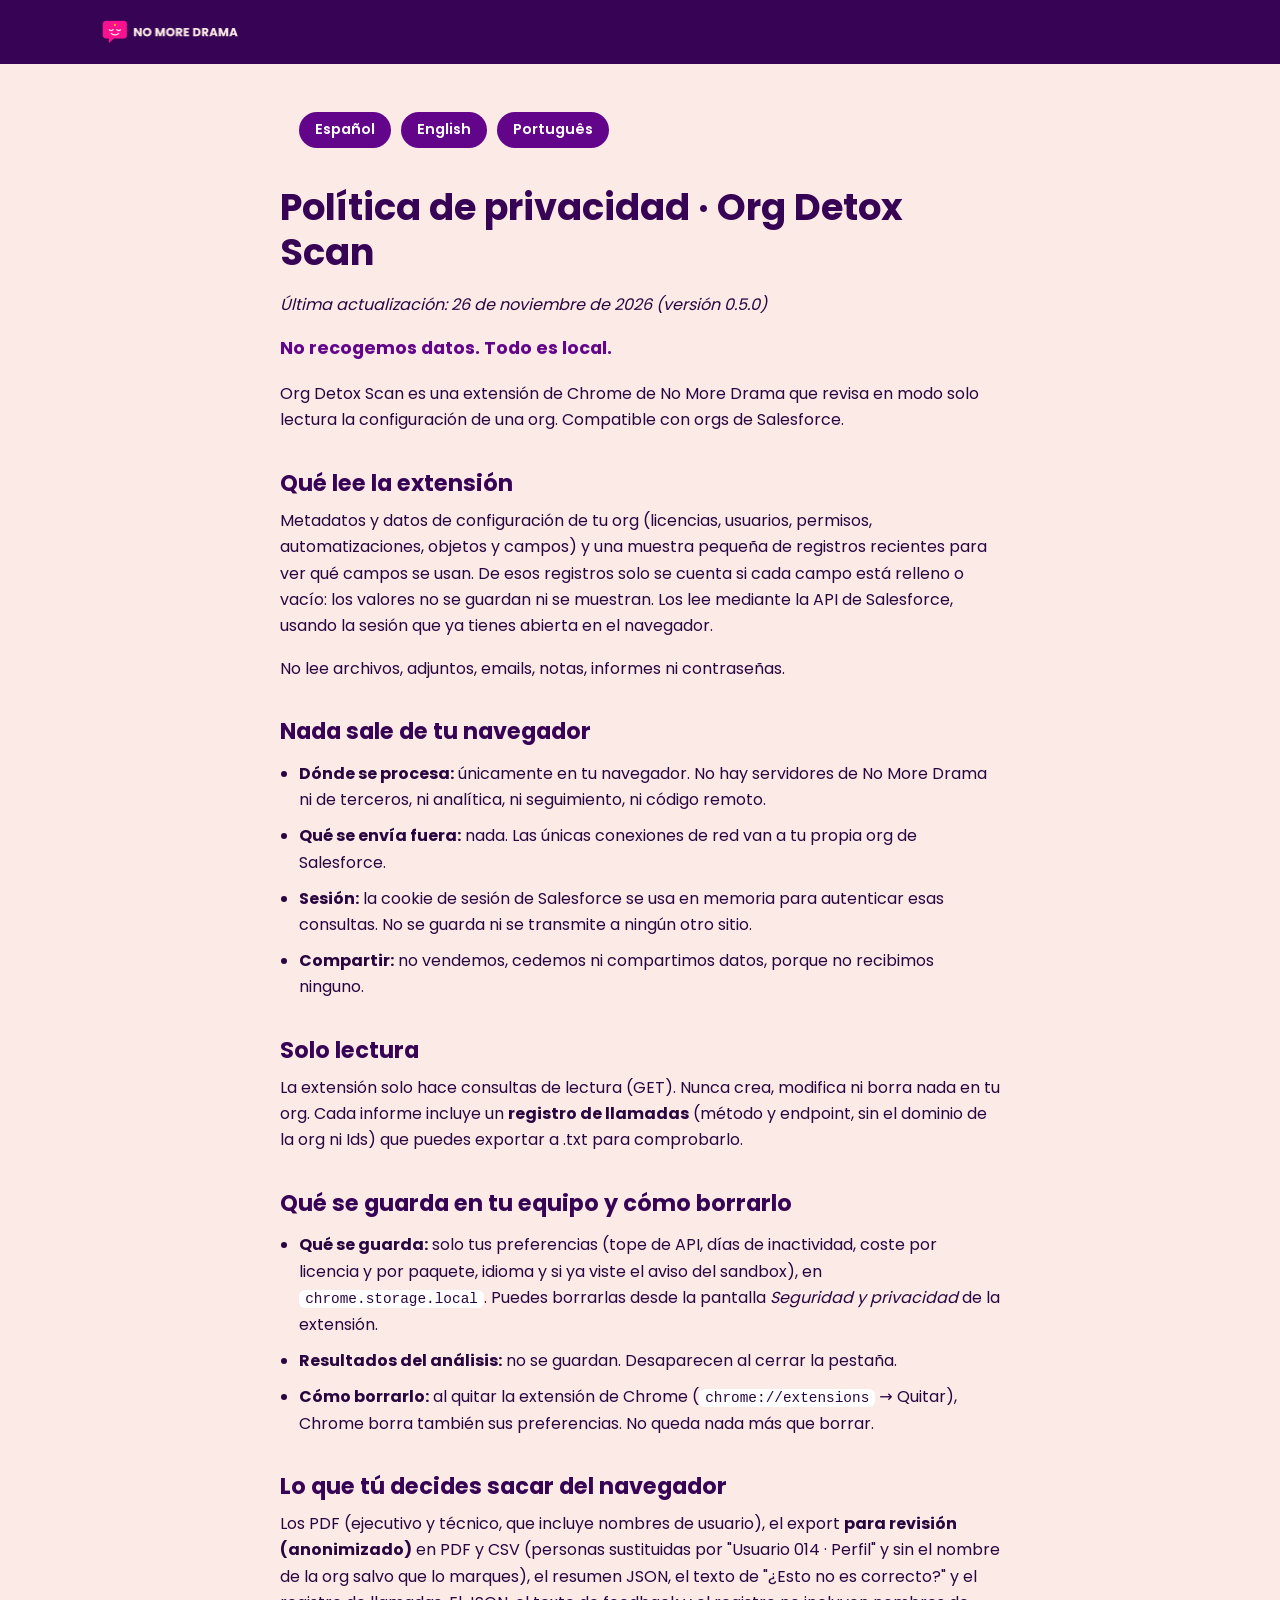
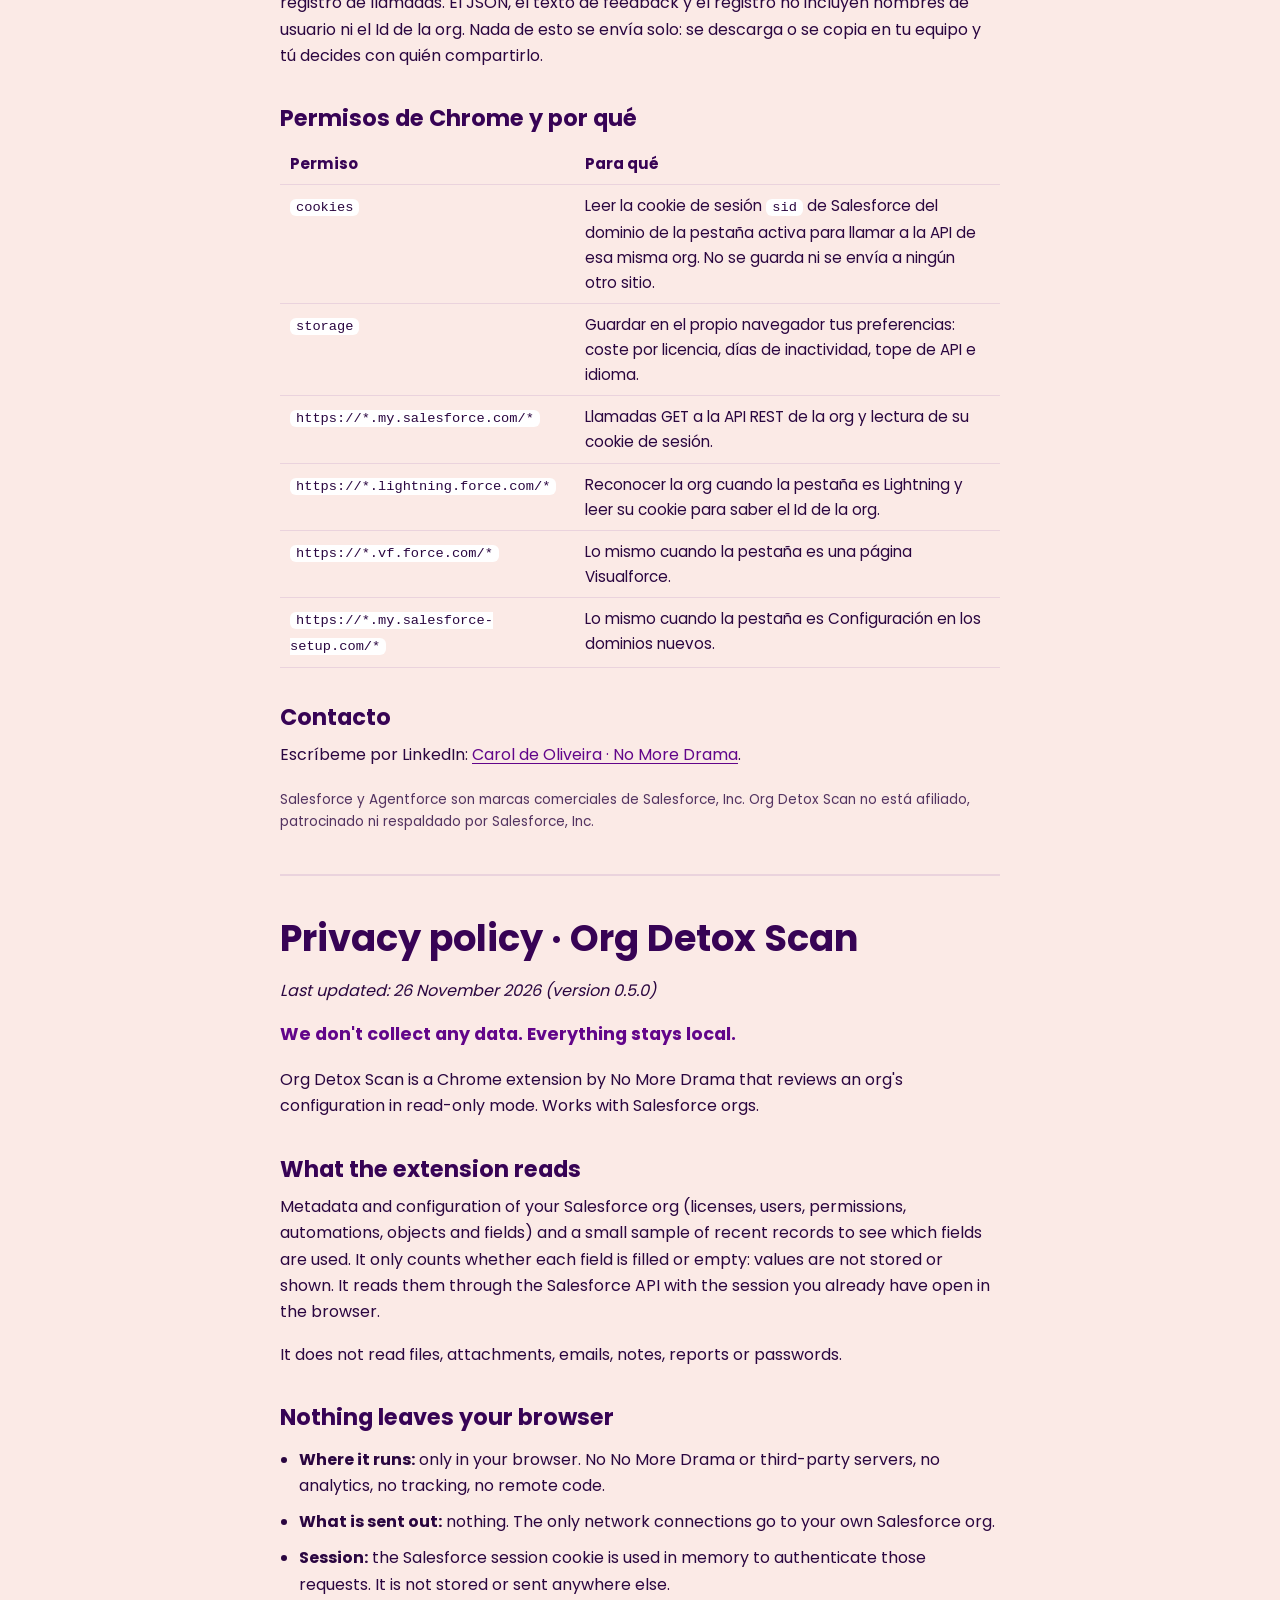
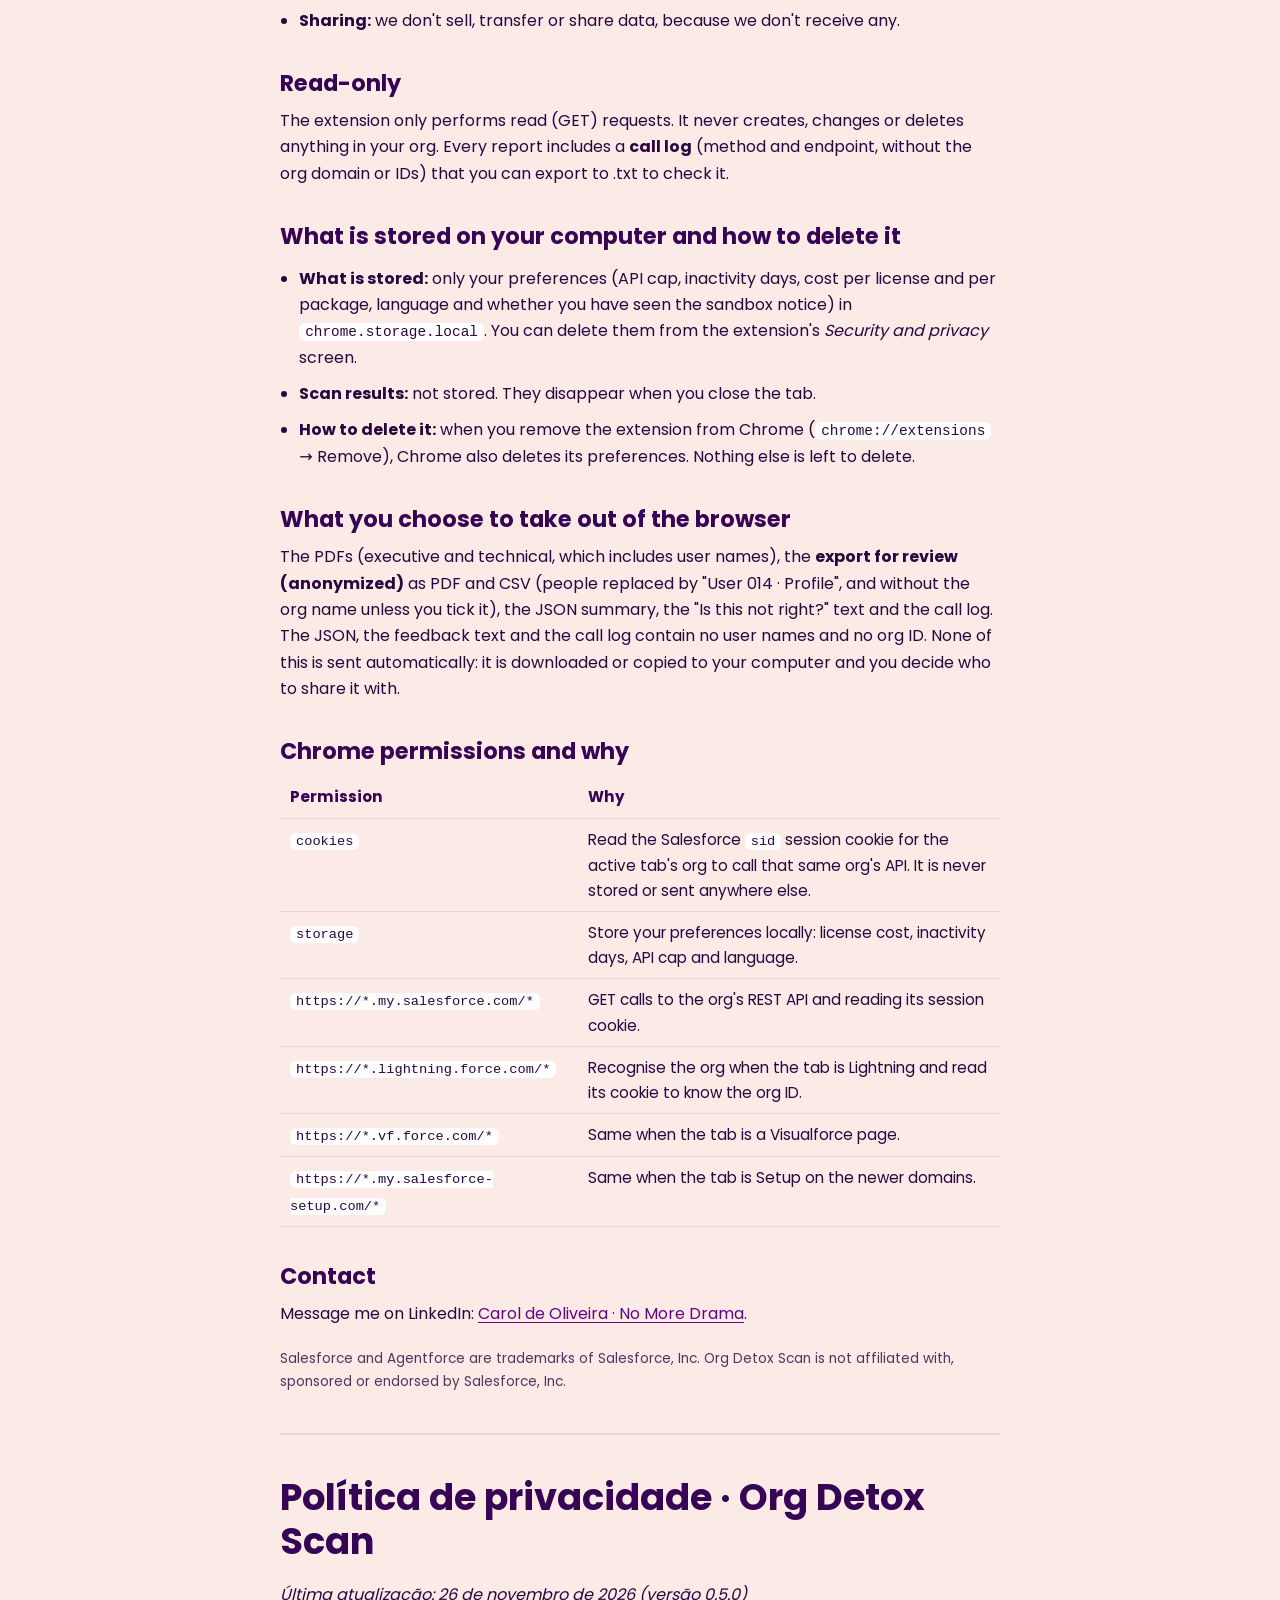
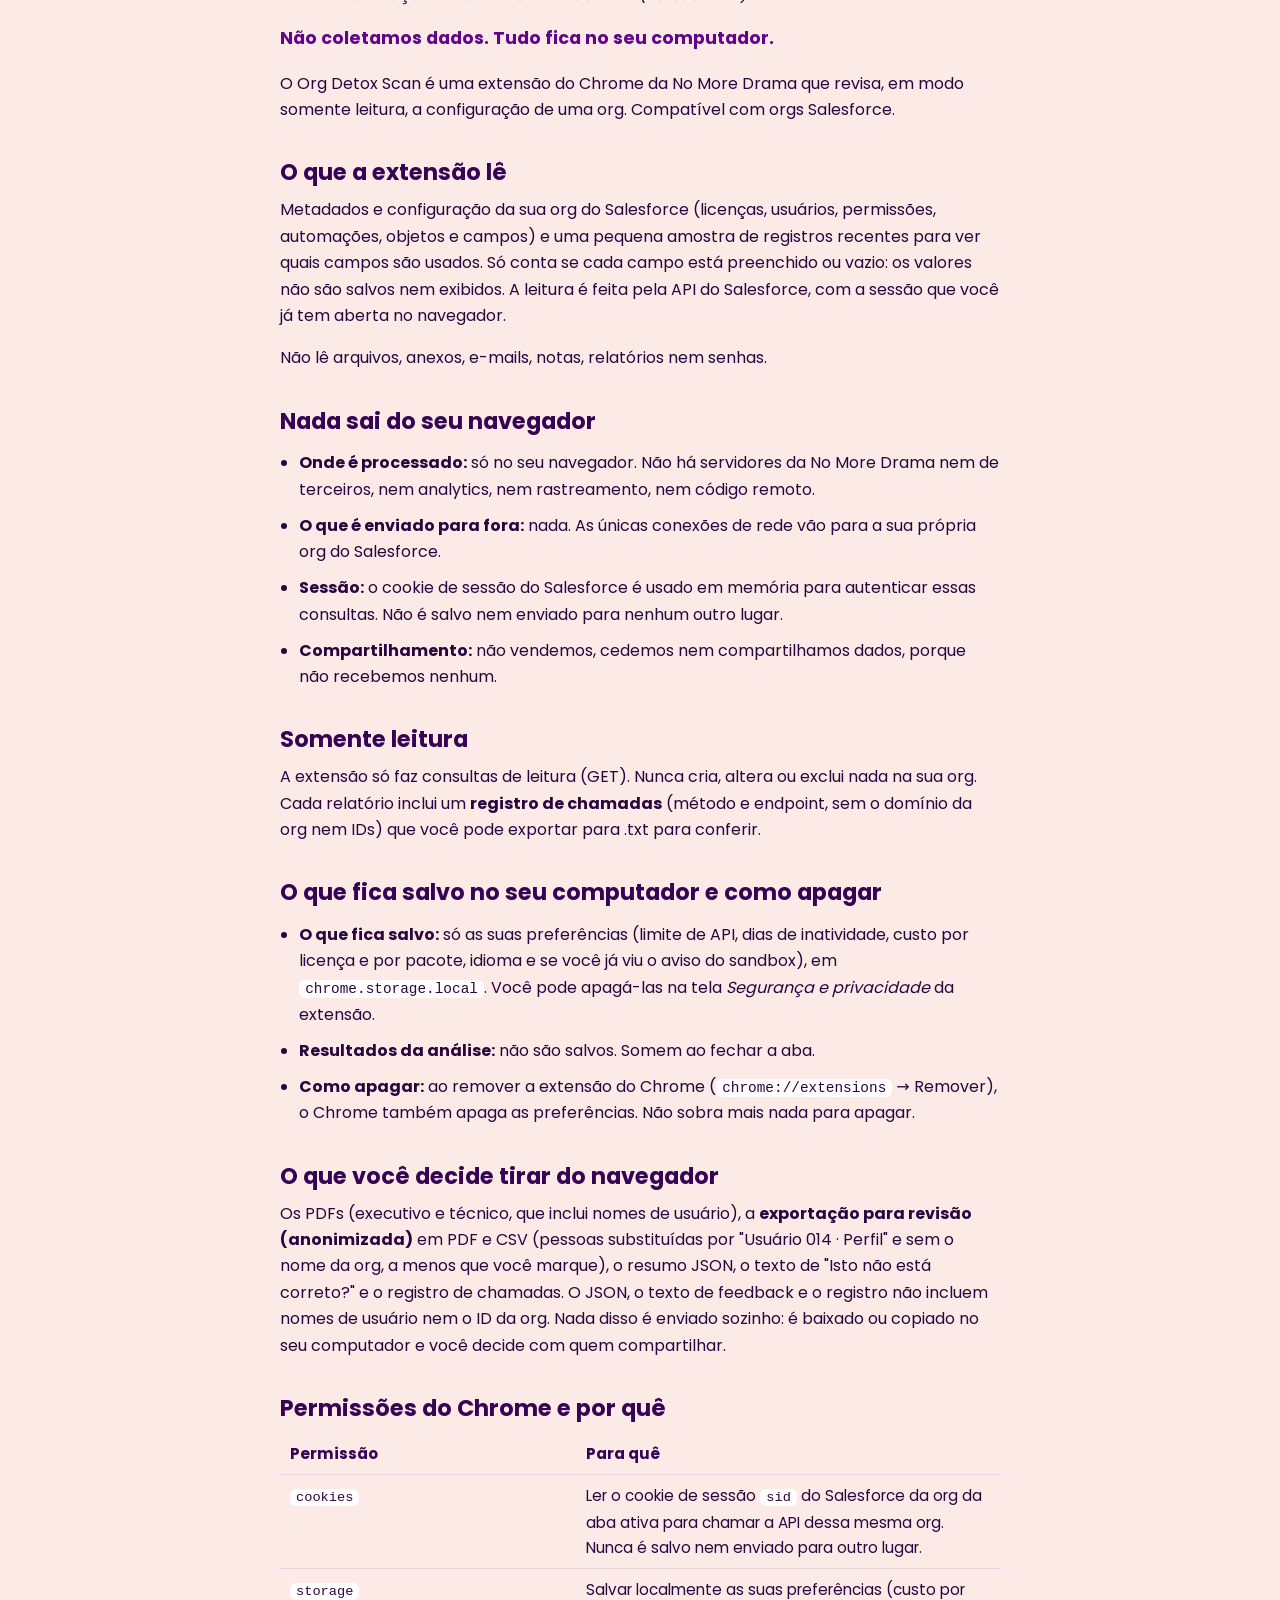
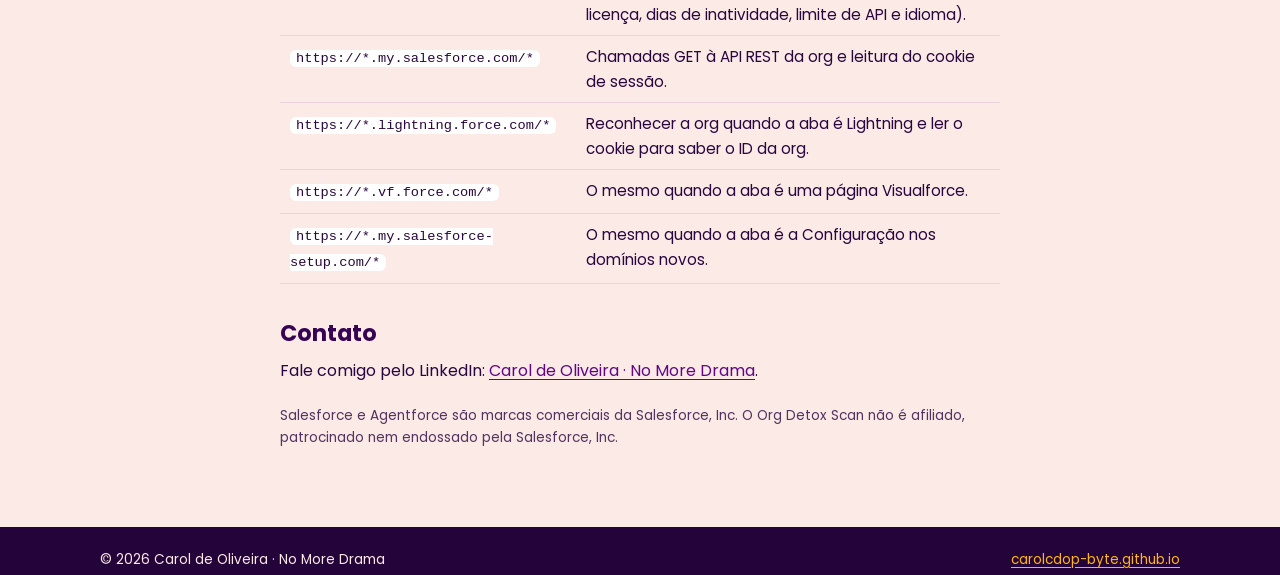
<file: org-detox/privacy/index.html>
<!doctype html>
<html lang="es" class="multi">
<head>
<meta charset="utf-8">
<meta name="viewport" content="width=device-width, initial-scale=1">
<title>Org Detox Scan · Política de privacidad / Privacy policy / Política de privacidade</title>
<meta name="description" content="Org Detox Scan no recoge datos: todo se procesa en tu navegador. We don't collect any data. Não coletamos dados. Compatible con orgs de Salesforce · Works with Salesforce orgs.">
<meta name="theme-color" content="#370355">
<link rel="icon" href="../../assets/img/nmd-emblema.svg" type="image/svg+xml">
<link rel="stylesheet" href="../../assets/css/styles.css">
<style>.legal .marca { font-size: .85em; opacity: .8; margin-top: 1.5em; }</style>
</head>
<body>
<header class="cabecera">
  <div class="contenedor">
    <a class="logo" href="../../"><img src="../../assets/img/nmd-logo.png" width="565" height="120" alt="No More Drama"></a>
  </div>
</header>

<main class="legal">
  <ul class="idiomas-legal" aria-label="Idioma / Language / Idioma">
    <li><a href="#es" hreflang="es">Español</a></li>
    <li><a href="#en" hreflang="en">English</a></li>
    <li><a href="#pt" hreflang="pt-BR">Português</a></li>
  </ul>

  <!-- ============================== ES ============================== -->
  <section id="es" lang="es">
    <h1>Política de privacidad · Org Detox Scan</h1>
    <p><em>Última actualización: 26 de noviembre de 2026 (versión 0.5.0)</em></p>
    <p class="resumen">No recogemos datos. Todo es local.</p>
    <p>Org Detox Scan es una extensión de Chrome de No More Drama que revisa en modo solo lectura la configuración de una org. <span class="compat">Compatible con orgs de Salesforce.</span></p>

    <h2>Qué lee la extensión</h2>
    <p>Metadatos y datos de configuración de tu org (licencias, usuarios, permisos, automatizaciones, objetos y campos) y una muestra pequeña de registros recientes para ver qué campos se usan. De esos registros solo se cuenta si cada campo está relleno o vacío: los valores no se guardan ni se muestran. Los lee mediante la API de Salesforce, usando la sesión que ya tienes abierta en el navegador.</p>

    <p>No lee archivos, adjuntos, emails, notas, informes ni contraseñas.</p>

    <h2>Nada sale de tu navegador</h2>
    <ul>
      <li><strong>Dónde se procesa:</strong> únicamente en tu navegador. No hay servidores de No More Drama ni de terceros, ni analítica, ni seguimiento, ni código remoto.</li>
      <li><strong>Qué se envía fuera:</strong> nada. Las únicas conexiones de red van a tu propia org de Salesforce.</li>
      <li><strong>Sesión:</strong> la cookie de sesión de Salesforce se usa en memoria para autenticar esas consultas. No se guarda ni se transmite a ningún otro sitio.</li>
      <li><strong>Compartir:</strong> no vendemos, cedemos ni compartimos datos, porque no recibimos ninguno.</li>
    </ul>

    <h2>Solo lectura</h2>
    <p>La extensión solo hace consultas de lectura (GET). Nunca crea, modifica ni borra nada en tu org. Cada informe incluye un <strong>registro de llamadas</strong> (método y endpoint, sin el dominio de la org ni Ids) que puedes exportar a .txt para comprobarlo.</p>

    <h2>Qué se guarda en tu equipo y cómo borrarlo</h2>
    <ul>
      <li><strong>Qué se guarda:</strong> solo tus preferencias (tope de API, días de inactividad, coste por licencia y por paquete, idioma y si ya viste el aviso del sandbox), en <code>chrome.storage.local</code>. Puedes borrarlas desde la pantalla <em>Seguridad y privacidad</em> de la extensión.</li>
      <li><strong>Resultados del análisis:</strong> no se guardan. Desaparecen al cerrar la pestaña.</li>
      <li><strong>Cómo borrarlo:</strong> al quitar la extensión de Chrome (<code>chrome://extensions</code> → Quitar), Chrome borra también sus preferencias. No queda nada más que borrar.</li>
    </ul>

    <h2>Lo que tú decides sacar del navegador</h2>
    <p>Los PDF (ejecutivo y técnico, que incluye nombres de usuario), el export <strong>para revisión (anonimizado)</strong> en PDF y CSV (personas sustituidas por "Usuario 014 · Perfil" y sin el nombre de la org salvo que lo marques), el resumen JSON, el texto de "¿Esto no es correcto?" y el registro de llamadas. El JSON, el texto de feedback y el registro no incluyen nombres de usuario ni el Id de la org. Nada de esto se envía solo: se descarga o se copia en tu equipo y tú decides con quién compartirlo.</p>

    <h2>Permisos de Chrome y por qué</h2>
    <div class="tabla"><table>
      <thead><tr><th>Permiso</th><th>Para qué</th></tr></thead>
      <tbody>
        <tr><td><code>cookies</code></td><td>Leer la cookie de sesión <code>sid</code> de Salesforce del dominio de la pestaña activa para llamar a la API de esa misma org. No se guarda ni se envía a ningún otro sitio.</td></tr>
        <tr><td><code>storage</code></td><td>Guardar en el propio navegador tus preferencias: coste por licencia, días de inactividad, tope de API e idioma.</td></tr>
        <tr><td><code>https://*.my.salesforce.com/*</code></td><td>Llamadas GET a la API REST de la org y lectura de su cookie de sesión.</td></tr>
        <tr><td><code>https://*.lightning.force.com/*</code></td><td>Reconocer la org cuando la pestaña es Lightning y leer su cookie para saber el Id de la org.</td></tr>
        <tr><td><code>https://*.vf.force.com/*</code></td><td>Lo mismo cuando la pestaña es una página Visualforce.</td></tr>
        <tr><td><code>https://*.my.salesforce-setup.com/*</code></td><td>Lo mismo cuando la pestaña es Configuración en los dominios nuevos.</td></tr>
      </tbody>
    </table></div>

    <h2>Contacto</h2>
    <p>Escríbeme por LinkedIn: <a data-linkedin href="https://www.linkedin.com/in/carol-o-/" rel="noopener">Carol de Oliveira · No More Drama</a>.</p>
    <p class="marca">Salesforce y Agentforce son marcas comerciales de Salesforce, Inc. Org Detox Scan no está afiliado, patrocinado ni respaldado por Salesforce, Inc.</p>
  </section>

  <hr>

  <!-- ============================== EN ============================== -->
  <section id="en" lang="en">
    <h1>Privacy policy · Org Detox Scan</h1>
    <p><em>Last updated: 26 November 2026 (version 0.5.0)</em></p>
    <p class="resumen">We don't collect any data. Everything stays local.</p>
    <p>Org Detox Scan is a Chrome extension by No More Drama that reviews an org's configuration in read-only mode. <span class="compat">Works with Salesforce orgs.</span></p>

    <h2>What the extension reads</h2>
    <p>Metadata and configuration of your Salesforce org (licenses, users, permissions, automations, objects and fields) and a small sample of recent records to see which fields are used. It only counts whether each field is filled or empty: values are not stored or shown. It reads them through the Salesforce API with the session you already have open in the browser.</p>

    <p>It does not read files, attachments, emails, notes, reports or passwords.</p>

    <h2>Nothing leaves your browser</h2>
    <ul>
      <li><strong>Where it runs:</strong> only in your browser. No No More Drama or third-party servers, no analytics, no tracking, no remote code.</li>
      <li><strong>What is sent out:</strong> nothing. The only network connections go to your own Salesforce org.</li>
      <li><strong>Session:</strong> the Salesforce session cookie is used in memory to authenticate those requests. It is not stored or sent anywhere else.</li>
      <li><strong>Sharing:</strong> we don't sell, transfer or share data, because we don't receive any.</li>
    </ul>

    <h2>Read-only</h2>
    <p>The extension only performs read (GET) requests. It never creates, changes or deletes anything in your org. Every report includes a <strong>call log</strong> (method and endpoint, without the org domain or IDs) that you can export to .txt to check it.</p>

    <h2>What is stored on your computer and how to delete it</h2>
    <ul>
      <li><strong>What is stored:</strong> only your preferences (API cap, inactivity days, cost per license and per package, language and whether you have seen the sandbox notice) in <code>chrome.storage.local</code>. You can delete them from the extension's <em>Security and privacy</em> screen.</li>
      <li><strong>Scan results:</strong> not stored. They disappear when you close the tab.</li>
      <li><strong>How to delete it:</strong> when you remove the extension from Chrome (<code>chrome://extensions</code> → Remove), Chrome also deletes its preferences. Nothing else is left to delete.</li>
    </ul>

    <h2>What you choose to take out of the browser</h2>
    <p>The PDFs (executive and technical, which includes user names), the <strong>export for review (anonymized)</strong> as PDF and CSV (people replaced by "User 014 · Profile", and without the org name unless you tick it), the JSON summary, the "Is this not right?" text and the call log. The JSON, the feedback text and the call log contain no user names and no org ID. None of this is sent automatically: it is downloaded or copied to your computer and you decide who to share it with.</p>

    <h2>Chrome permissions and why</h2>
    <div class="tabla"><table>
      <thead><tr><th>Permission</th><th>Why</th></tr></thead>
      <tbody>
        <tr><td><code>cookies</code></td><td>Read the Salesforce <code>sid</code> session cookie for the active tab's org to call that same org's API. It is never stored or sent anywhere else.</td></tr>
        <tr><td><code>storage</code></td><td>Store your preferences locally: license cost, inactivity days, API cap and language.</td></tr>
        <tr><td><code>https://*.my.salesforce.com/*</code></td><td>GET calls to the org's REST API and reading its session cookie.</td></tr>
        <tr><td><code>https://*.lightning.force.com/*</code></td><td>Recognise the org when the tab is Lightning and read its cookie to know the org ID.</td></tr>
        <tr><td><code>https://*.vf.force.com/*</code></td><td>Same when the tab is a Visualforce page.</td></tr>
        <tr><td><code>https://*.my.salesforce-setup.com/*</code></td><td>Same when the tab is Setup on the newer domains.</td></tr>
      </tbody>
    </table></div>

    <h2>Contact</h2>
    <p>Message me on LinkedIn: <a data-linkedin href="https://www.linkedin.com/in/carol-o-/" rel="noopener">Carol de Oliveira · No More Drama</a>.</p>
    <p class="marca">Salesforce and Agentforce are trademarks of Salesforce, Inc. Org Detox Scan is not affiliated with, sponsored or endorsed by Salesforce, Inc.</p>
  </section>

  <hr>

  <!-- ============================== PT ============================== -->
  <section id="pt" lang="pt-BR">
    <h1>Política de privacidade · Org Detox Scan</h1>
    <p><em>Última atualização: 26 de novembro de 2026 (versão 0.5.0)</em></p>
    <p class="resumen">Não coletamos dados. Tudo fica no seu computador.</p>
    <p>O Org Detox Scan é uma extensão do Chrome da No More Drama que revisa, em modo somente leitura, a configuração de uma org. <span class="compat">Compatível com orgs Salesforce.</span></p>

    <h2>O que a extensão lê</h2>
    <p>Metadados e configuração da sua org do Salesforce (licenças, usuários, permissões, automações, objetos e campos) e uma pequena amostra de registros recentes para ver quais campos são usados. Só conta se cada campo está preenchido ou vazio: os valores não são salvos nem exibidos. A leitura é feita pela API do Salesforce, com a sessão que você já tem aberta no navegador.</p>

    <p>Não lê arquivos, anexos, e-mails, notas, relatórios nem senhas.</p>

    <h2>Nada sai do seu navegador</h2>
    <ul>
      <li><strong>Onde é processado:</strong> só no seu navegador. Não há servidores da No More Drama nem de terceiros, nem analytics, nem rastreamento, nem código remoto.</li>
      <li><strong>O que é enviado para fora:</strong> nada. As únicas conexões de rede vão para a sua própria org do Salesforce.</li>
      <li><strong>Sessão:</strong> o cookie de sessão do Salesforce é usado em memória para autenticar essas consultas. Não é salvo nem enviado para nenhum outro lugar.</li>
      <li><strong>Compartilhamento:</strong> não vendemos, cedemos nem compartilhamos dados, porque não recebemos nenhum.</li>
    </ul>

    <h2>Somente leitura</h2>
    <p>A extensão só faz consultas de leitura (GET). Nunca cria, altera ou exclui nada na sua org. Cada relatório inclui um <strong>registro de chamadas</strong> (método e endpoint, sem o domínio da org nem IDs) que você pode exportar para .txt para conferir.</p>

    <h2>O que fica salvo no seu computador e como apagar</h2>
    <ul>
      <li><strong>O que fica salvo:</strong> só as suas preferências (limite de API, dias de inatividade, custo por licença e por pacote, idioma e se você já viu o aviso do sandbox), em <code>chrome.storage.local</code>. Você pode apagá-las na tela <em>Segurança e privacidade</em> da extensão.</li>
      <li><strong>Resultados da análise:</strong> não são salvos. Somem ao fechar a aba.</li>
      <li><strong>Como apagar:</strong> ao remover a extensão do Chrome (<code>chrome://extensions</code> → Remover), o Chrome também apaga as preferências. Não sobra mais nada para apagar.</li>
    </ul>

    <h2>O que você decide tirar do navegador</h2>
    <p>Os PDFs (executivo e técnico, que inclui nomes de usuário), a <strong>exportação para revisão (anonimizada)</strong> em PDF e CSV (pessoas substituídas por "Usuário 014 · Perfil" e sem o nome da org, a menos que você marque), o resumo JSON, o texto de "Isto não está correto?" e o registro de chamadas. O JSON, o texto de feedback e o registro não incluem nomes de usuário nem o ID da org. Nada disso é enviado sozinho: é baixado ou copiado no seu computador e você decide com quem compartilhar.</p>

    <h2>Permissões do Chrome e por quê</h2>
    <div class="tabla"><table>
      <thead><tr><th>Permissão</th><th>Para quê</th></tr></thead>
      <tbody>
        <tr><td><code>cookies</code></td><td>Ler o cookie de sessão <code>sid</code> do Salesforce da org da aba ativa para chamar a API dessa mesma org. Nunca é salvo nem enviado para outro lugar.</td></tr>
        <tr><td><code>storage</code></td><td>Salvar localmente as suas preferências (custo por licença, dias de inatividade, limite de API e idioma).</td></tr>
        <tr><td><code>https://*.my.salesforce.com/*</code></td><td>Chamadas GET à API REST da org e leitura do cookie de sessão.</td></tr>
        <tr><td><code>https://*.lightning.force.com/*</code></td><td>Reconhecer a org quando a aba é Lightning e ler o cookie para saber o ID da org.</td></tr>
        <tr><td><code>https://*.vf.force.com/*</code></td><td>O mesmo quando a aba é uma página Visualforce.</td></tr>
        <tr><td><code>https://*.my.salesforce-setup.com/*</code></td><td>O mesmo quando a aba é a Configuração nos domínios novos.</td></tr>
      </tbody>
    </table></div>

    <h2>Contato</h2>
    <p>Fale comigo pelo LinkedIn: <a data-linkedin href="https://www.linkedin.com/in/carol-o-/" rel="noopener">Carol de Oliveira · No More Drama</a>.</p>
    <p class="marca">Salesforce e Agentforce são marcas comerciais da Salesforce, Inc. O Org Detox Scan não é afiliado, patrocinado nem endossado pela Salesforce, Inc.</p>
  </section>
</main>

<footer class="pie">
  <div class="contenedor"><span>© 2026 Carol de Oliveira · No More Drama</span><a href="../../">carolcdop-byte.github.io</a></div>
</footer>
<script src="../../assets/js/config.js?v=4"></script>
<script>
  document.querySelectorAll("[data-linkedin]").forEach(function (a) {
    if (LINKEDIN_URL) { a.href = LINKEDIN_URL; a.hidden = false; }
  });
</script>
</body>
</html>
</file>
<file: assets/css/styles.css>
/* Carol de Oliveira · Web personal */
@font-face { font-family: "Poppins"; src: url("../fonts/Poppins-Regular.ttf") format("truetype"); font-weight: 400; font-display: swap; }
@font-face { font-family: "Poppins"; src: url("../fonts/Poppins-SemiBold.ttf") format("truetype"); font-weight: 600; font-display: swap; }
@font-face { font-family: "Poppins"; src: url("../fonts/Poppins-Bold.ttf") format("truetype"); font-weight: 700; font-display: swap; }

:root {
  --morado: #62058A;
  --morado-oscuro: #370355;
  --crema: #FBEAE6;
  --rosa: #FA1190;
  --amarillo: #FDB712;
  --texto: #2A0640;
  --texto-suave: #4E3A5C;
  --blanco: #FFFFFF;
  --borde: #EAD3DD;
  --radio: 18px;
  --sombra: 0 6px 24px rgba(55, 3, 85, .08);
  --ancho: 1120px;
}

* { box-sizing: border-box; }
html { scroll-behavior: smooth; scroll-padding-top: 76px; }
body {
  margin: 0;
  font-family: "Poppins", system-ui, -apple-system, "Segoe UI", sans-serif;
  font-size: 16px;
  line-height: 1.65;
  color: var(--texto);
  background: var(--crema);
}
img { max-width: 100%; height: auto; display: block; }
h1, h2, h3 { line-height: 1.2; margin: 0 0 .5em; }
h2 { font-size: clamp(1.6rem, 3.4vw, 2.2rem); color: var(--morado-oscuro); }
h3 { font-size: 1.15rem; color: var(--morado); }
p { margin: 0 0 1em; }
a { color: var(--morado); text-underline-offset: 3px; }
a:hover { color: var(--morado-oscuro); }
:focus-visible { outline: 3px solid var(--amarillo); outline-offset: 3px; border-radius: 4px; }

/* Idioma: solo se ve el idioma activo */
html[lang="es"]:not(.multi) [lang="en"]:not(html),
html[lang="en"]:not(.multi) [lang="es"]:not(html) { display: none !important; }

.contenedor { width: 100%; max-width: var(--ancho); margin: 0 auto; padding: 0 20px; }
.saltar { position: absolute; left: -9999px; top: 0; background: var(--amarillo); color: var(--morado-oscuro); padding: 8px 14px; z-index: 100; font-weight: 600; }
.saltar:focus { left: 12px; top: 12px; }

/* Cabecera */
.cabecera { position: sticky; top: 0; z-index: 50; background: var(--morado-oscuro); }
.cabecera .contenedor { display: flex; align-items: center; gap: 20px; min-height: 64px; }
.cabecera .logo img { height: 30px; width: auto; }
.menu { display: flex; gap: 18px; margin-left: auto; list-style: none; padding: 0; margin-block: 0; }
.menu a { color: var(--blanco); text-decoration: none; font-size: .92rem; font-weight: 600; }
.menu a:hover { color: var(--amarillo); }
.boton-idioma {
  font: inherit; font-weight: 700; font-size: .85rem; cursor: pointer;
  background: var(--amarillo); color: var(--morado-oscuro); border: 0; border-radius: 999px; padding: 7px 14px;
}
.boton-menu { display: none; margin-left: auto; background: none; border: 2px solid var(--blanco); color: var(--blanco); border-radius: 10px; font: inherit; font-weight: 600; padding: 4px 12px; cursor: pointer; }

/* Portada */
.portada { background: var(--morado); color: var(--blanco); padding: 72px 0 80px; position: relative; overflow: hidden; }
.portada::after { content: ""; position: absolute; right: -120px; bottom: -160px; width: 420px; height: 420px; border-radius: 50%; background: var(--morado-oscuro); }
.portada .contenedor { position: relative; z-index: 1; display: grid; grid-template-columns: 1.4fr 1fr; gap: 48px; align-items: center; }
.portada h1 { font-size: clamp(2.2rem, 5.5vw, 3.6rem); margin-bottom: .2em; }
.portada .rol { font-size: clamp(1.1rem, 2.4vw, 1.45rem); color: var(--amarillo); font-weight: 600; margin-bottom: 1em; }
.portada p { color: var(--crema); max-width: 46ch; }
.cifras { display: grid; grid-template-columns: repeat(2, 1fr); gap: 14px; }
.cifra { background: rgba(255,255,255,.08); border: 1px solid rgba(255,255,255,.2); border-radius: var(--radio); padding: 18px; }
.cifra strong { display: block; font-size: 2rem; color: var(--amarillo); line-height: 1.1; }
.cifra span { font-size: .9rem; color: var(--crema); }
.acciones { display: flex; flex-wrap: wrap; gap: 12px; margin-top: 8px; }
.boton { display: inline-block; text-decoration: none; font-weight: 700; border-radius: 999px; padding: 11px 22px; }
.boton-amarillo { background: var(--amarillo); color: var(--morado-oscuro); }
.boton-amarillo:hover { background: var(--blanco); color: var(--morado-oscuro); }
.boton-borde { border: 2px solid var(--blanco); color: var(--blanco); }
.boton-borde:hover { background: var(--blanco); color: var(--morado-oscuro); }

/* Secciones */
section { padding: 72px 0; }
.seccion-blanca { background: var(--blanco); }
.intro { max-width: 70ch; color: var(--texto-suave); margin-bottom: 32px; }
.etiqueta { display: inline-block; font-size: .78rem; font-weight: 700; letter-spacing: .06em; text-transform: uppercase; color: var(--morado); background: var(--crema); border-radius: 999px; padding: 3px 12px; margin-bottom: 10px; }
.seccion-blanca .etiqueta { background: var(--crema); }

.chips { display: flex; flex-wrap: wrap; gap: 8px; list-style: none; padding: 0; margin: 0; }
.chips li { background: var(--blanco); border: 1px solid var(--borde); border-radius: 999px; padding: 5px 14px; font-size: .9rem; }
.seccion-blanca .chips li { background: var(--crema); border-color: transparent; }

/* Certificaciones */
.certs { display: grid; grid-template-columns: repeat(auto-fill, minmax(240px, 1fr)); gap: 12px; list-style: none; padding: 0; margin: 0 0 28px; }
.certs li { background: var(--crema); border-left: 5px solid var(--rosa); border-radius: 12px; padding: 12px 16px; font-weight: 600; color: var(--morado-oscuro); }

/* Demos */
.aviso { background: var(--blanco); border: 2px dashed var(--rosa); border-radius: var(--radio); padding: 14px 18px; margin-bottom: 36px; color: var(--texto); }
.demo { background: var(--blanco); border-radius: var(--radio); box-shadow: var(--sombra); padding: 32px; margin-bottom: 28px; }
.demo-cabecera { display: flex; align-items: baseline; gap: 14px; flex-wrap: wrap; margin-bottom: 18px; }
.demo-num { background: var(--morado); color: var(--blanco); font-weight: 700; border-radius: 12px; padding: 4px 12px; }
.demo-cabecera h3 { font-size: 1.45rem; margin: 0; color: var(--morado-oscuro); }
.mas-proyectos { font-size: 1.6rem; color: var(--morado-oscuro); margin: 40px 0 18px; }
.demo-grid { display: grid; grid-template-columns: 1fr 1fr; gap: 28px; }
.demo dl { margin: 0; }
.demo dt { font-weight: 700; color: var(--morado); margin-top: 12px; }
.demo dt:first-child { margin-top: 0; }
.demo dd { margin: 4px 0 0; color: var(--texto-suave); }
.capturas { display: grid; gap: 14px; align-content: start; }
.capturas figure { margin: 0; }
.capturas img { border-radius: 12px; border: 1px solid var(--borde); }
.capturas figcaption { font-size: .82rem; color: var(--texto-suave); margin-top: 6px; }
.video { aspect-ratio: 16 / 9; border-radius: 12px; overflow: hidden; background: var(--morado-oscuro); }
.video iframe { width: 100%; height: 100%; border: 0; display: block; }
.video-boton { width: 100%; height: 100%; display: flex; flex-direction: column; align-items: center; justify-content: center; gap: 10px; padding: 12px; border: 0; background: var(--morado-oscuro); color: var(--blanco); font: inherit; text-align: center; cursor: pointer; }
.video-boton:hover { background: var(--morado); }
.video-boton:focus-visible { outline-offset: -5px; }
.video-play { width: 62px; height: 62px; border-radius: 50%; background: var(--amarillo); position: relative; flex: none; }
.video-play::after { content: ""; position: absolute; left: 25px; top: 19px; border-style: solid; border-width: 12px 0 12px 19px; border-color: transparent transparent transparent var(--morado-oscuro); }
.video-texto { font-weight: 600; }
.video-nota { font-size: .8rem; opacity: .85; }
[hidden] { display: none !important; }
.demo-pie { display: flex; flex-wrap: wrap; gap: 12px; align-items: center; margin-top: 22px; }
.demo-pie .boton { background: var(--morado); color: var(--blanco); font-size: .92rem; padding: 9px 18px; }
.demo-pie .boton:hover { background: var(--morado-oscuro); color: var(--blanco); }

.proximamente { background: var(--morado-oscuro); color: var(--crema); border-radius: var(--radio); padding: 28px 32px; display: flex; gap: 24px; }
.proximamente > img { width: 64px; flex: none; align-self: flex-start; }
.proximamente h3 { color: var(--amarillo); font-size: 1.35rem; margin-bottom: .3em; }
.proximamente p { margin: 0 0 .6em; }
.proximamente .chips li { background: rgba(255,255,255,.1); border-color: rgba(255,255,255,.25); color: var(--crema); font-size: .85rem; }
.proximamente .estado { color: var(--amarillo); font-weight: 600; margin: .8em 0 0; }
.proximamente .estado a { color: var(--amarillo); }
.insignia { display: inline-block; background: var(--amarillo); color: var(--morado-oscuro); font-size: .75rem; font-weight: 700; border-radius: 999px; padding: 2px 10px; margin-bottom: 8px; text-transform: uppercase; letter-spacing: .05em; }

/* Cómo trabajo */
.pasos { display: grid; grid-template-columns: repeat(3, 1fr); gap: 18px; list-style: none; padding: 0; margin: 0; counter-reset: paso; }
.pasos li { background: var(--crema); border-radius: var(--radio); padding: 22px; counter-increment: paso; }
.pasos li::before { content: counter(paso); display: inline-grid; place-items: center; width: 34px; height: 34px; border-radius: 50%; background: var(--morado); color: var(--blanco); font-weight: 700; margin-bottom: 10px; }
.pasos h3 { margin-bottom: .3em; }
.pasos p { margin: 0; color: var(--texto-suave); font-size: .95rem; }

/* Trayectoria */
.linea { list-style: none; padding: 0; margin: 0; border-left: 3px solid var(--rosa); }
.linea li { position: relative; padding: 0 0 28px 26px; }
.linea li::before { content: ""; position: absolute; left: -10px; top: 6px; width: 17px; height: 17px; border-radius: 50%; background: var(--amarillo); border: 3px solid var(--morado); }
.linea .fecha { font-size: .85rem; font-weight: 700; color: var(--morado); }
.linea h3 { margin: 2px 0 2px; color: var(--morado-oscuro); }
.linea .puesto { font-weight: 600; color: var(--texto); margin-bottom: 4px; }
.linea p { color: var(--texto-suave); margin: 0; }

.dos-col { display: grid; grid-template-columns: 1fr 1fr; gap: 40px; }
.lista-formacion { list-style: none; padding: 0; margin: 0; }
.lista-formacion li { padding: 10px 0; border-bottom: 1px solid var(--borde); }
.lista-formacion strong { color: var(--morado-oscuro); }
.lista-formacion span { display: block; font-size: .88rem; color: var(--texto-suave); }

/* Sobre NMD + ebooks */
.nmd { display: grid; grid-template-columns: 1fr 1.3fr; gap: 40px; align-items: center; }
.nmd-marca { background: var(--morado); border-radius: var(--radio); padding: 40px; display: grid; place-items: center; }
.nmd-marca img { width: 100%; max-width: 360px; }
.ebooks { display: grid; grid-template-columns: repeat(3, 1fr); gap: 20px; margin-top: 40px; }
.ebook { background: var(--blanco); border-radius: var(--radio); box-shadow: var(--sombra); overflow: hidden; display: flex; flex-direction: column; }
.ebook-portada { aspect-ratio: 3 / 4; display: grid; place-items: center; text-align: center; padding: 20px; color: var(--blanco); font-weight: 700; font-size: 1.1rem; }
.ebook-portada small { display: block; font-weight: 400; font-size: .78rem; color: var(--crema); margin-top: 8px; }
.ebook:nth-child(1) .ebook-portada { background: var(--morado); }
.ebook:nth-child(2) .ebook-portada { background: var(--morado-oscuro); }
.ebook:nth-child(3) .ebook-portada { background: linear-gradient(160deg, var(--morado) 0%, var(--morado-oscuro) 100%); }
.ebook-cuerpo { padding: 18px 20px 22px; display: flex; flex-direction: column; gap: 10px; flex: 1; }
.ebook-cuerpo h3 { margin: 0; }
.ebook-cuerpo p { margin: 0; color: var(--texto-suave); font-size: .93rem; flex: 1; }
.ebook-cuerpo .boton { align-self: start; background: var(--amarillo); color: var(--morado-oscuro); font-size: .9rem; padding: 8px 16px; }

/* Contacto */
.contacto { background: var(--morado-oscuro); color: var(--crema); text-align: center; }
.contacto h2 { color: var(--blanco); }
.contacto p { max-width: 52ch; margin: 0 auto 24px; }
.pie { background: #24023A; color: var(--crema); font-size: .85rem; padding: 22px 0; }
.pie .contenedor { display: flex; flex-wrap: wrap; justify-content: space-between; gap: 10px; }
.pie a { color: var(--amarillo); }

/* Responsive */
@media (max-width: 900px) {
  .portada .contenedor, .demo-grid, .dos-col, .nmd { grid-template-columns: 1fr; }
  .pasos, .ebooks { grid-template-columns: 1fr 1fr; }
  .boton-menu { display: inline-block; }
  .menu { display: none; position: absolute; top: 64px; left: 0; right: 0; flex-direction: column; gap: 0; background: var(--morado-oscuro); padding: 8px 20px 16px; }
  .menu.abierto { display: flex; }
  .menu a { display: block; padding: 10px 0; border-bottom: 1px solid rgba(255,255,255,.12); }
}
@media (max-width: 560px) {
  section { padding: 52px 0; }
  .portada { padding: 48px 0 56px; }
  .demo { padding: 22px 18px; }
  .pasos, .ebooks { grid-template-columns: 1fr; }
  .proximamente { flex-direction: column; align-items: flex-start; padding: 24px; }
  .cabecera .logo img { height: 24px; }
}
@media (prefers-reduced-motion: reduce) { html { scroll-behavior: auto; } }

/* Política de privacidad */
.legal { max-width: 760px; margin: 0 auto; padding: 48px 20px 64px; }
.legal h1 { font-size: clamp(1.7rem, 4vw, 2.3rem); color: var(--morado-oscuro); }
.legal h2 { font-size: 1.4rem; margin-top: 1.6em; }
.legal .resumen { font-weight: 700; color: var(--morado); font-size: 1.1rem; }
.legal ul { padding-left: 1.2em; }
.legal li { margin-bottom: .6em; }
.legal code { background: var(--blanco); border-radius: 6px; padding: 1px 6px; font-size: .9em; }
.idiomas-legal { display: flex; gap: 10px; flex-wrap: wrap; margin: 0 0 28px; padding: 0; list-style: none; }
.idiomas-legal a { display: inline-block; background: var(--morado); color: var(--blanco); text-decoration: none; font-weight: 600; border-radius: 999px; padding: 6px 16px; font-size: .9rem; }
.idiomas-legal a:hover { background: var(--morado-oscuro); color: var(--blanco); }
.legal section { padding: 0; }
.legal hr { border: 0; border-top: 2px solid var(--borde); margin: 40px 0; }
.legal h3 { font-size: 1.1rem; margin-top: 1.4em; color: var(--morado-oscuro); }
.legal .tabla { overflow-x: auto; }
.legal table { width: 100%; border-collapse: collapse; font-size: .95rem; }
.legal th, .legal td { text-align: left; vertical-align: top; padding: 8px 10px; border-bottom: 1px solid var(--borde); }
.legal th { color: var(--morado-oscuro); }
@media (max-width: 560px) {
  .legal table, .legal tbody, .legal tr, .legal td { display: block; width: 100%; }
  .legal thead { position: absolute; width: 1px; height: 1px; overflow: hidden; clip: rect(0 0 0 0); }
  .legal tr { border-bottom: 1px solid var(--borde); padding: 10px 0; }
  .legal td { border: 0; padding: 2px 0; overflow-wrap: anywhere; }
  .legal td:first-child { font-weight: 600; margin-bottom: 4px; }
}

/* Web personal */
.cabecera .nombre { color: var(--blanco); font-weight: 700; font-size: 1.1rem; text-decoration: none; white-space: nowrap; }
.cabecera .nombre:hover { color: var(--amarillo); }
.linea .tareas { list-style: disc; margin: 8px 0 0; padding-left: 1.2em; color: var(--texto-suave); max-width: 85ch; }
.linea .tareas li { padding: 0 0 6px; }
.linea .tareas li::before { content: none; }
.sub { font-size: 1.35rem; color: var(--morado-oscuro); margin: 8px 0 18px; }
#proyecto .nmd { margin-bottom: 28px; }
#proyecto .nmd p { margin: 0; }
.lista-formacion strong span { display: inline; font-size: 1rem; color: inherit; }
.lista-formacion .detalle { font-size: .88rem; color: var(--texto-suave); }
@media (max-width: 1100px) and (min-width: 901px) { .menu { gap: 12px; } .menu a { font-size: .82rem; } }

/* Captura de Org Detox */
.proximamente .captura-detox { margin: 20px 0 0; }
.proximamente .captura-detox img { width: 100%; border-radius: 12px; }
.captura-detox figcaption { font-size: .82rem; margin-top: 6px; }

/* Competencias clave y cierre de la sección de IA */
.franja { padding-top: 0; }
.cierre { margin: 28px 0 0; font-weight: 600; color: var(--morado-oscuro); }

/* Trabaja conmigo y LinkedIn en cabecera */
.servicios { display: grid; grid-template-columns: repeat(auto-fit, minmax(290px, 1fr)); gap: 18px; list-style: none; padding: 0; margin: 0 0 28px; }
.servicios li { background: var(--blanco); border-top: 5px solid var(--rosa); border-radius: var(--radio); box-shadow: var(--sombra); padding: 22px; }
.servicios p { margin: 0; color: var(--texto-suave); font-size: .95rem; }
.servicios-pie { display: flex; flex-wrap: wrap; align-items: center; gap: 12px 24px; }
.tarifas { color: var(--morado-oscuro); }
.boton-morado { background: var(--morado); color: var(--blanco); }
.boton-morado:hover { background: var(--morado-oscuro); color: var(--blanco); }
.icono-linkedin { color: var(--blanco); display: inline-grid; place-items: center; min-width: 32px; min-height: 32px; }
.icono-linkedin:hover { color: var(--amarillo); }
.cabecera .contenedor { gap: 10px; }
.menu { gap: 11px; }
.menu a { font-size: .8rem; white-space: nowrap; }
@media (max-width: 1180px) {
  .boton-menu { display: inline-block; }
  .menu { display: none; position: absolute; top: 64px; left: 0; right: 0; flex-direction: column; gap: 0; background: var(--morado-oscuro); padding: 8px 20px 16px; }
  .menu.abierto { display: flex; }
  .menu a { display: block; padding: 10px 0; font-size: .92rem; border-bottom: 1px solid rgba(255,255,255,.12); }
}

/* Fotos */
.portada .contenedor { grid-template-areas: "texto foto" "texto cifras"; gap: 24px 48px; }
.portada-texto { grid-area: texto; }
.portada .cifras { grid-area: cifras; }
.retrato { grid-area: foto; justify-self: center; display: block; width: 220px; }
.retrato img { width: 100%; aspect-ratio: 1; object-fit: cover; border-radius: 50%; border: 5px solid var(--amarillo); }
.ia-intro { display: grid; grid-template-columns: 1fr 380px; gap: 40px; align-items: center; margin-bottom: 32px; }
.ia-intro .intro { margin: 0; }
.foto-barcelona { margin: 0; }
.foto-barcelona img { width: 100%; border-radius: var(--radio); }
.foto-barcelona figcaption { font-size: .88rem; font-weight: 600; color: var(--morado); margin-top: 8px; }
@media (max-width: 900px) {
  .portada .contenedor { grid-template-areas: "foto" "texto" "cifras"; }
  .retrato { width: 128px; justify-self: start; }
  .retrato img { border-width: 4px; }
  .ia-intro { grid-template-columns: 1fr; gap: 24px; }
}
</file>
